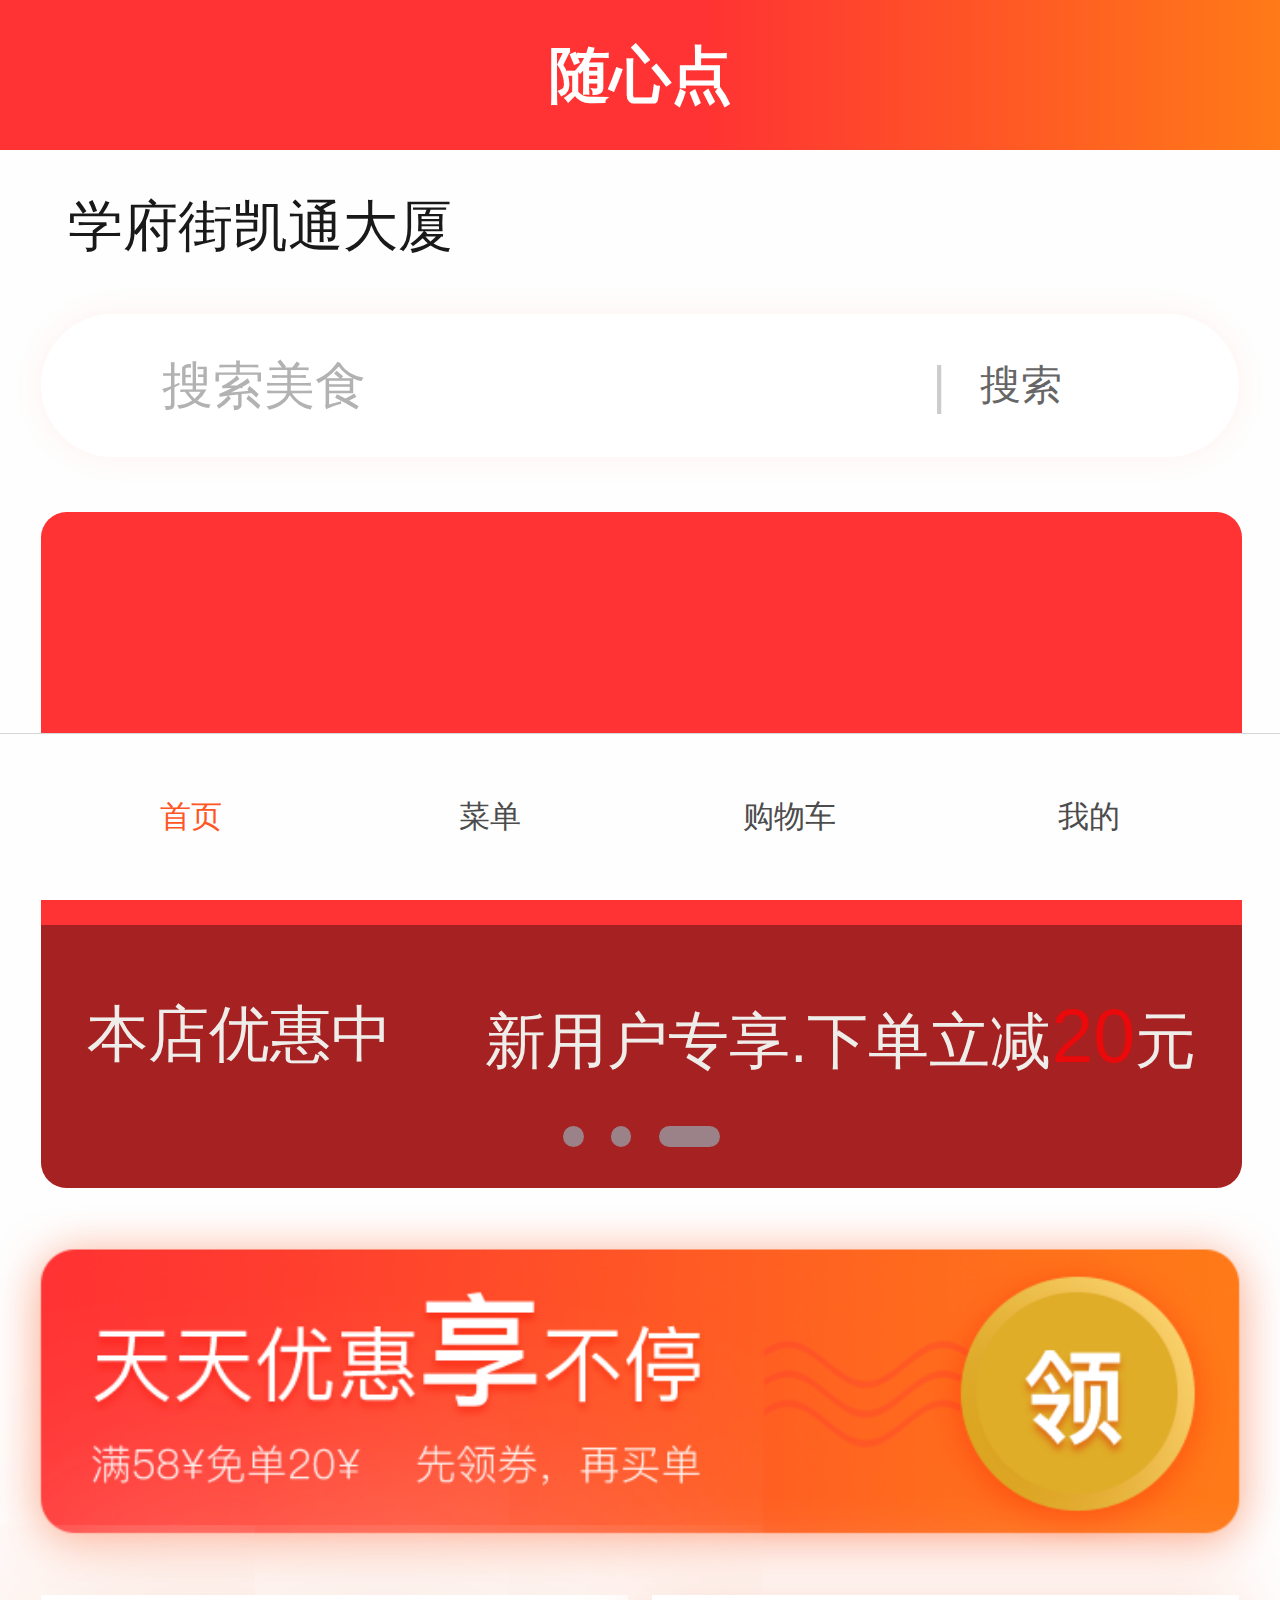
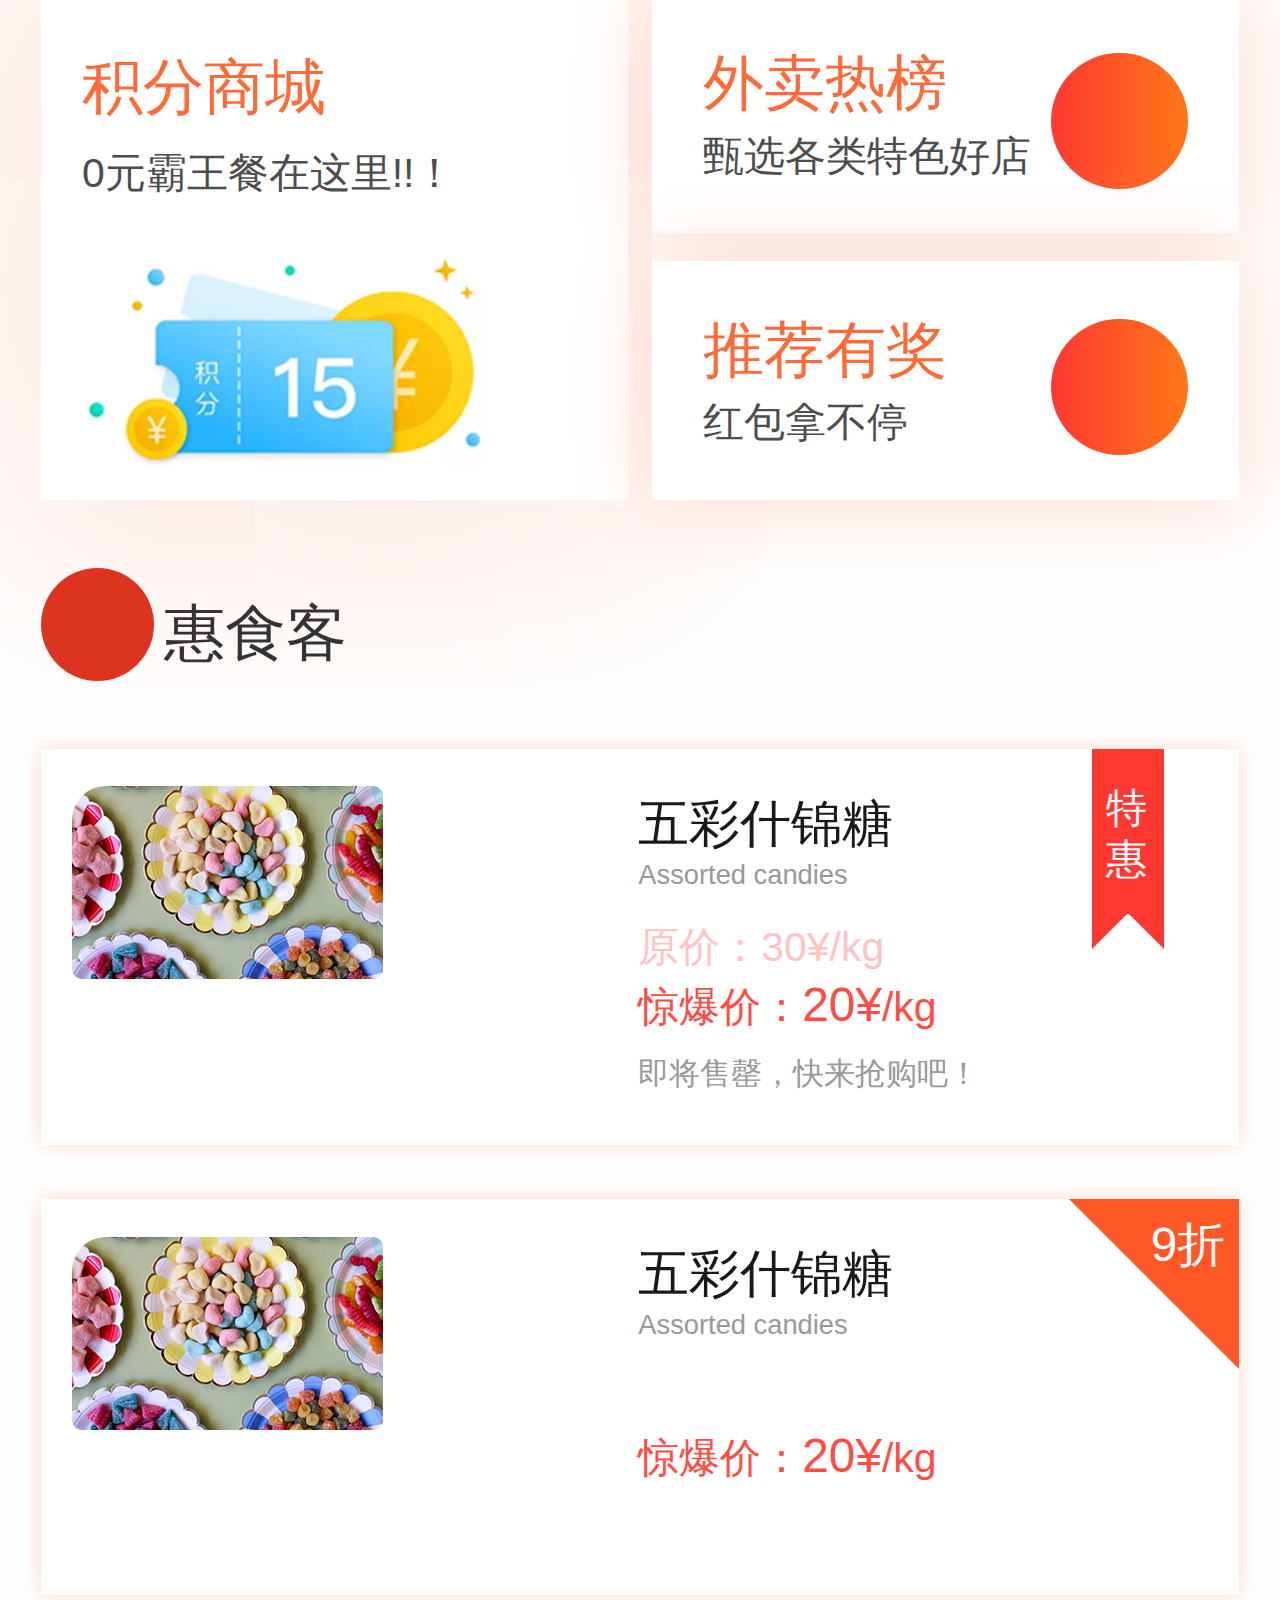
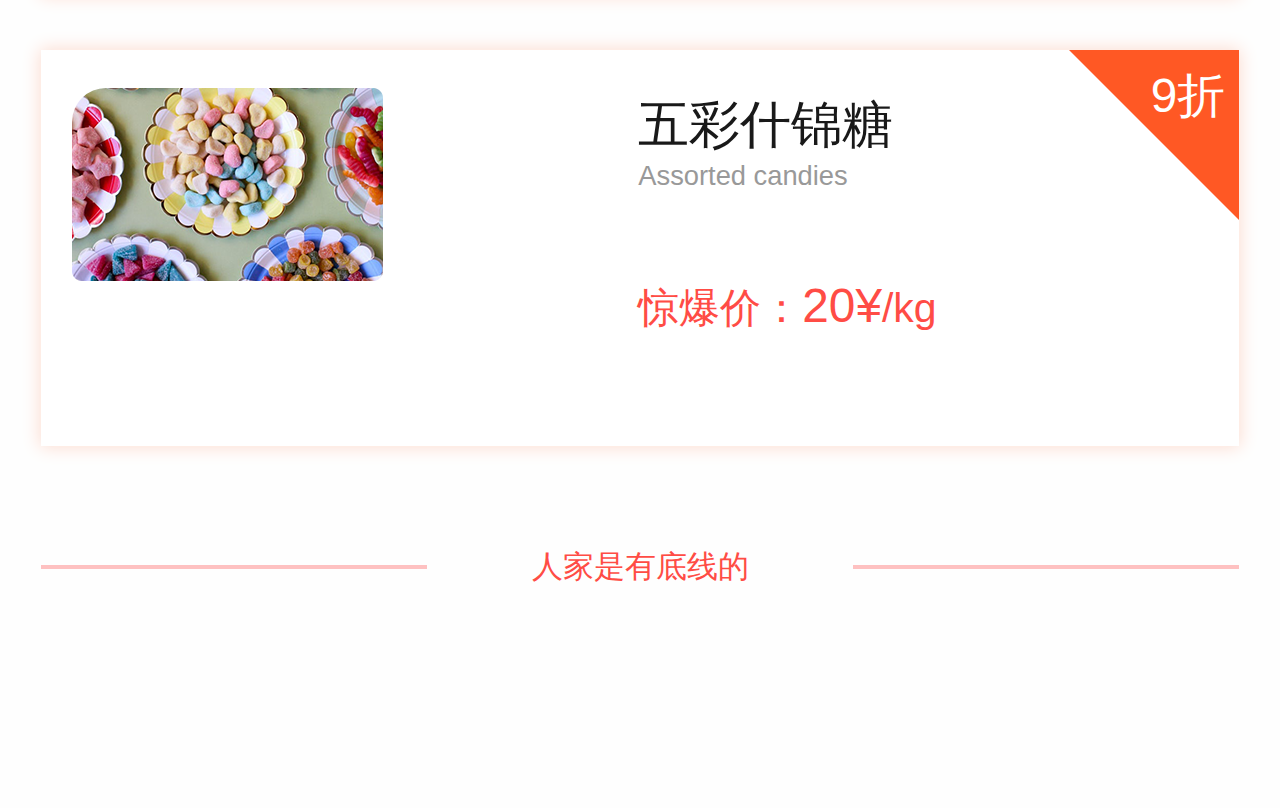
<file: index.html>
<!DOCTYPE html>
<html lang="en" rem="750" >
<head>
    <meta charset="UTF-8">
    <meta name="viewport" content="width=device-width,user-scalable=no,initial-scale=1.0,maximum-scale=1.0,minimum-scale=1.0">
    <meta http-equiv="X-UA-Compatible" content="ie=edge">
    <title>Document</title>
    <link rel="stylesheet" href="css/rem.css">
    <link rel="stylesheet" href="css/index.css">
    <link rel="stylesheet" href="https://at.alicdn.com/t/font_1203205_6r5r81rntlr.css">
</head>
<body>

    <!-- 定位dizhi -->
    <div class="dizhis">
        <i class="iconfont icon-dizhi i1"></i>
        <span>学府街凯通大厦</span>
        <i class="iconfont icon-iconfontjiantou2 i2"></i>
    </div>
    <!-- 搜索 -->
    <div class="sousu">
        <div class="kuang">
            <i class="iconfont icon-sousuo i1"></i>
            <input type="text" placeholder="搜索美食" onfocus="this.placeholder=''">
            <i class="iconfont icon-delete i2"></i>
            <span class="shu">|</span>
            <span class="text">搜索</span>
        </div>
    </div>
    <!-- 主图 -->
    <div class="zhutu">
        <div class="tu">
            <img src="img/zhutu1.jpg" alt="">
            <div class="di"></div>
            <div class="dian">
                <div class="d1"></div>
                <div class="d2"></div>
                <div class="d3"></div>
            </div>
            <div class="text">
                <span class="t1">本店优惠中</span>
                <div class="t2">新用户专享<span>.</span>下单立减<span class="t22">20</span>元</div>
            </div>
        </div>
    </div>
    <!-- 领 -->
    <div class="ling">
        <div class="cent">
            <!-- <div class="text">
                <p class="st">天天优惠<span>享</span>span>不停</p>
                <div class="dit">
                    <p class="dit1">满58¥免单20¥</p> 
                    <p class="dit1">先领券，再买单</p>
                </div>
                
            </div>
            <img src="img/ling1.png" alt="">
            <div class="an">
                <div class="an1"><span>领</span></div>
            </div> -->
            <img src="img/ling.png" alt="">
        </div>
    </div>
    <!-- 积分 -->
    <div class="jifen">
        <div class="left">
            <p class="t1">积分商城</p>
            <p class="t2">0元霸王餐在这里!!！</p>
            <img src="img/jifen1.png" alt="">
        </div>
        <div class="right">
            <div class="r1">
                <div class="text">
                    <p class="text1">外卖热榜</p>
                    <p class="text2">甄选各类特色好店</p>
                </div>
                <div class="tu">
                    <div class="tuc">
                        <i class="iconfont icon-lingdang i1"></i>
                    </div>
                </div>
            </div>
            <div class="r1">
                <div class="text">
                        <p class="text1">推荐有奖</p>
                        <p class="text2">红包拿不停</p>
                    </div>
                    <div class="tu">
                        <div class="tuc">
                            <i class="iconfont icon-qianbao i1"></i>
                        </div>
                </div>
            </div>
        </div>

    </div>

    <!-- 惠食客上 -->
    <div class="hss">
        <div class="biao">
            <i class="iconfont icon-youhuiquan i1"></i>
        </div>
        <p>惠食客</p>
    </div>
    <!-- 会时刻下 -->
    <div class="hsx">
        <div class="kuai kuai2">
            <div class="left">
                <img src="img/hs1.png" alt="">
            </div>
            <div class="right1">
                <p class="mingc">五彩什锦糖</p>
                <p class="ying">Assorted candies</p>
                <p class="yuan">原价：30¥/kg</p>
                <p class="jing">惊爆价：<span>20¥</span>/kg</p>
                <p class="ji">即将售罄，快来抢购吧！</p>
            </div>
            <div class="right2">
                <!-- <div class="s"></div>
                <div class="x"></div> -->
                <div class="biaoq"></div>
                <p>特惠</p>
            </div>
        </div>
        <div class="kuai kuai1">
            <div class="left">
                <img src="img/hs1.png" alt="">
            </div>
            <div class="right1">
                <p class="mingc">五彩什锦糖</p>
                <p class="ying">Assorted candies</p>
                <p class="yuan"></p>
                <p class="jing">惊爆价：<span>20¥</span>/kg</p>
                <p class="ji"></p>
            </div>
            <div class="right2">  </div>
            <p class="zhe">9折</p>
        </div>
        <div class="kuai kuai1">
            <div class="left">
                <img src="img/hs1.png" alt="">
            </div>
            <div class="right1">
                <p class="mingc">五彩什锦糖</p>
                <p class="ying">Assorted candies</p>
                <p class="yuan"></p>
                <p class="jing">惊爆价：<span>20¥</span>/kg</p>
                <p class="ji"></p>
            </div>
            <div class="right2">  </div>
            <p class="zhe">9折</p>
        </div>
    </div>

  <!-- 底线 -->
    <div class="dixian">
        <div class="cent">
            <span class="tiao"></span>
            <span class="text">人家是有底线的</span>
            <span class="tiao"></span>
        </div>
    </div>

    <div class="zuoyong" style="height:1.0rem;width:1.5rem;"></div>

    <!-- di -->
    <div class="footer">
        <div class="box">
            <a href="">
                <i class="iconfont icon-xiazai45" style="color:#ff5626"></i>
                <span class="text" style="color:#ff5626">首页</span>
            </a>

        </div>
        <div class="box">
            <a href="caidan.html">
                    <i class="iconfont icon-caidan1"></i>
                    <span class="text">菜单</span>
            </a>
        </div>
        <div class="box">
            <a href="gouwuc.html">
                    <i class="iconfont icon-gouwuche"></i>
                    <span class="text">购物车</span>
            </a>
        </div>
        <div class="box">
            <a href="user.html">
                    <i class="iconfont icon-gerenzhongxin"></i>
                    <span class="text">我的</span>
            </a>
        </div>
    </div>

    <!-- 头部 -->
    <div class="header">
        随心点
    </div>
</body>
</html>
</file>
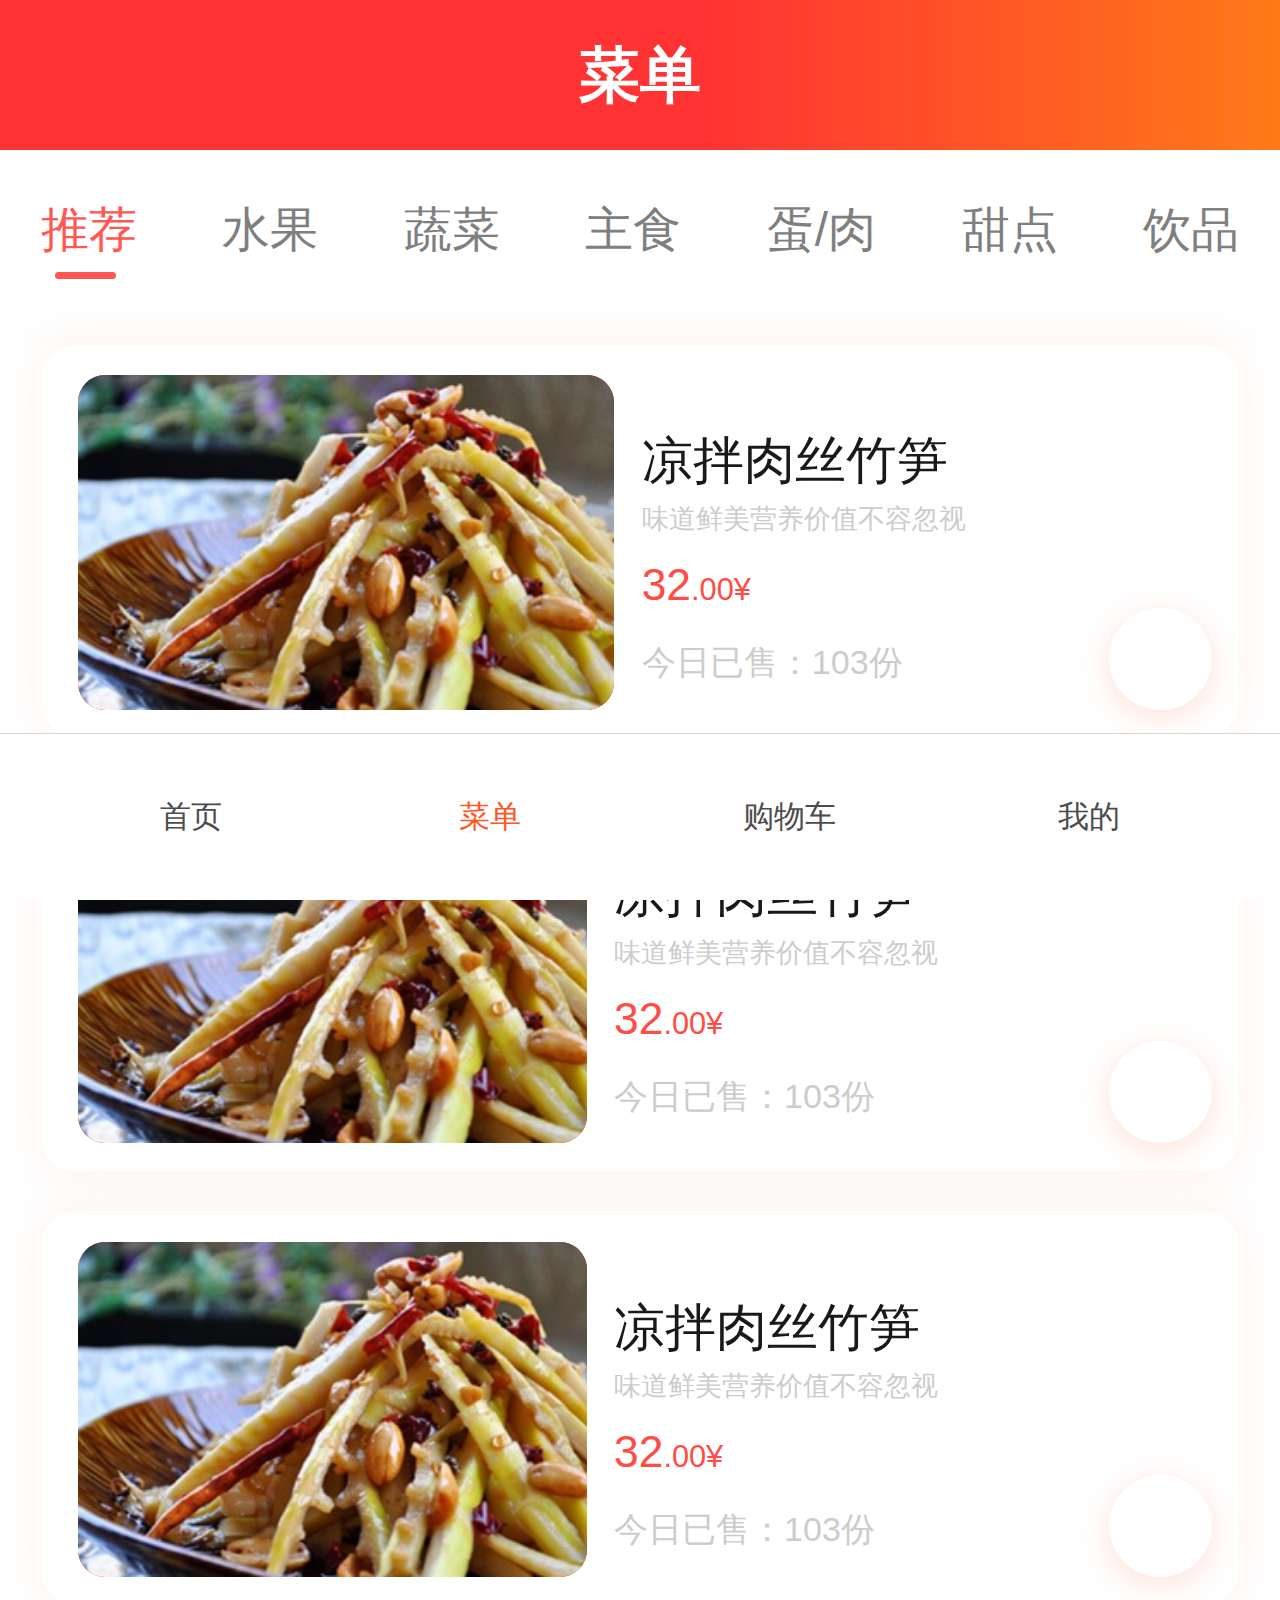
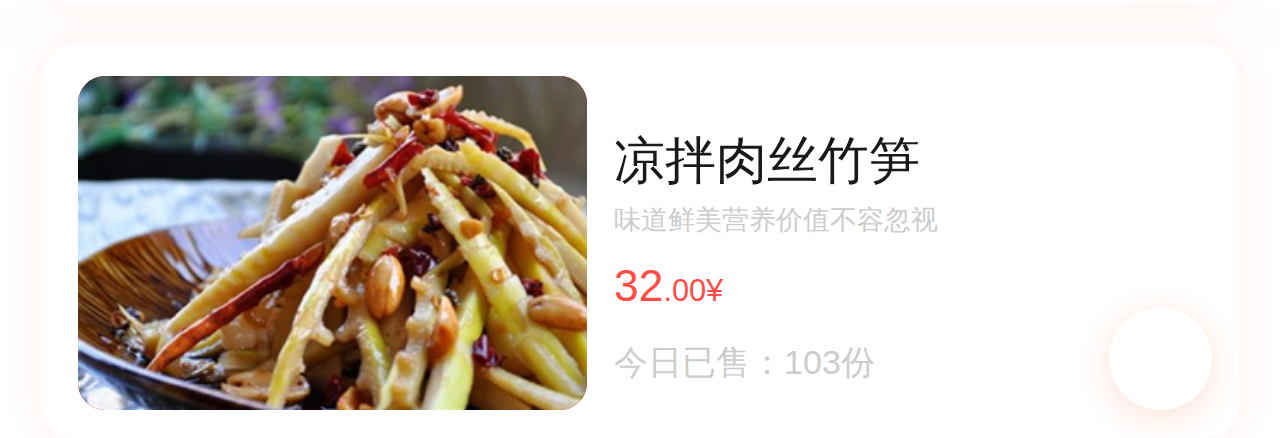
<file: caidan.html>
<!DOCTYPE html>
<html lang="en" rem="750">
<head>
    <meta charset="UTF-8">
    <meta name="viewport" content="width=device-width,user-scalable=no,initial-scale=1.0,maximum-scale=1.0,minimum-scale=1.0">
    <meta http-equiv="X-UA-Compatible" content="ie=edge">
    <title>Document</title>
    <link rel="stylesheet" href="css/rem.css">
    <link rel="stylesheet" href="css/caidan.css">
    <link rel="stylesheet" href="https://at.alicdn.com/t/font_1203205_6r5r81rntlr.css">
</head>
<body>
    
<!-- 导航 -->
    <div class="daoh">
        <p class="wai w1"><a href="">推荐</a> <span class="tiao"></span></p>
        <p class="wai"><a href="">水果</a> <span class="tiao"></span></p>
        <p class="wai"><a href="">蔬菜</a> <span class="tiao"></span></p>
        <p class="wai"><a href="">主食</a> <span class="tiao"></span></p>
        <p class="wai"><a href="">蛋/肉</a> <span class="tiao"></span></p>
        <p class="wai"><a href="">甜点</a> <span class="tiao"></span></p>
        <p class="wai"><a href="">饮品</a> <span class="tiao"></span></p>
    </div>
<!-- 菜单1 -->
    <div class="kuai">
        <div class="li">
            <a href="xiangq.html">
                <div class="left">
                    <img src="img/caid1.png" alt="">
                </div>
            </a>
            <div class="right">
                <p class="name">凉拌肉丝竹笋</p>
                <p class="jies">味道鲜美营养价值不容忽视</p>
                <p class="price"><span>32</span>.00¥ </p>
                <p class="shou">今日已售：103份</p>
            </div>
           <a href="caidanj.html">
                <div class="tubiao">
                        <i class="iconfont icon-gouwucheman"></i> 
                </div>
            </a>
        </div>
    </div>

<!-- 菜单复制 -->
    <div class="kuai">
        <div class="li">
            <div class="left">
                <img src="img/caid1.png" alt="">
            </div>
            <div class="right">
                <p class="name">凉拌肉丝竹笋</p>
                <p class="jies">味道鲜美营养价值不容忽视</p>
                <p class="price"><span>32</span>.00¥ </p>
                <p class="shou">今日已售：103份</p>
            </div>
            <div class="tubiao">
                    <i class="iconfont icon-gouwucheman"></i>
            </div>
        </div>
    </div>


    <div class="kuai">
        <div class="li">
            <div class="left">
                <img src="img/caid1.png" alt="">
            </div>
            <div class="right">
                <p class="name">凉拌肉丝竹笋</p>
                <p class="jies">味道鲜美营养价值不容忽视</p>
                <p class="price"><span>32</span>.00¥ </p>
                <p class="shou">今日已售：103份</p>
            </div>
            <div class="tubiao">
                    <i class="iconfont icon-gouwucheman"></i>
            
            </div>
        </div>
    </div>




    <div class="kuai">
        <div class="li">
            <div class="left">
                <img src="img/caid1.png" alt="">
            </div>
            <div class="right">
                <p class="name">凉拌肉丝竹笋</p>
                <p class="jies">味道鲜美营养价值不容忽视</p>
                <p class="price"><span>32</span>.00¥ </p>
                <p class="shou">今日已售：103份</p>
            </div>
            <div class="tubiao">
               <i class="iconfont icon-gouwucheman"></i>
            </div>
        </div>
    </div>
<!-- tab -->
    <div class="footer">
        <div class="box">
            <a href="index.html">
                <i class="iconfont icon-xiazai45"></i>
                <span class="text">首页</span>
            </a>

        </div>
        <div class="box">
            <a href="">
                <i class="iconfont icon-caidan1" style="color:#ff5626"></i>
                <span class="text" style="color:#ff5626">菜单</span>
            </a>
        </div>
        <div class="box">
            <a href="gouwuck.html">
                    <i class="iconfont icon-gouwuche"></i>
                    <span class="text">购物车</span>
            </a>
        </div>
        <div class="box">
            <a href="user.html">
                    <i class="iconfont icon-gerenzhongxin"></i>
                    <span class="text">我的</span>
            </a>
        </div>
    </div>
<!-- 头部 -->
    <div class="header">
        菜单
    </div>
</body>
</html>
</file>
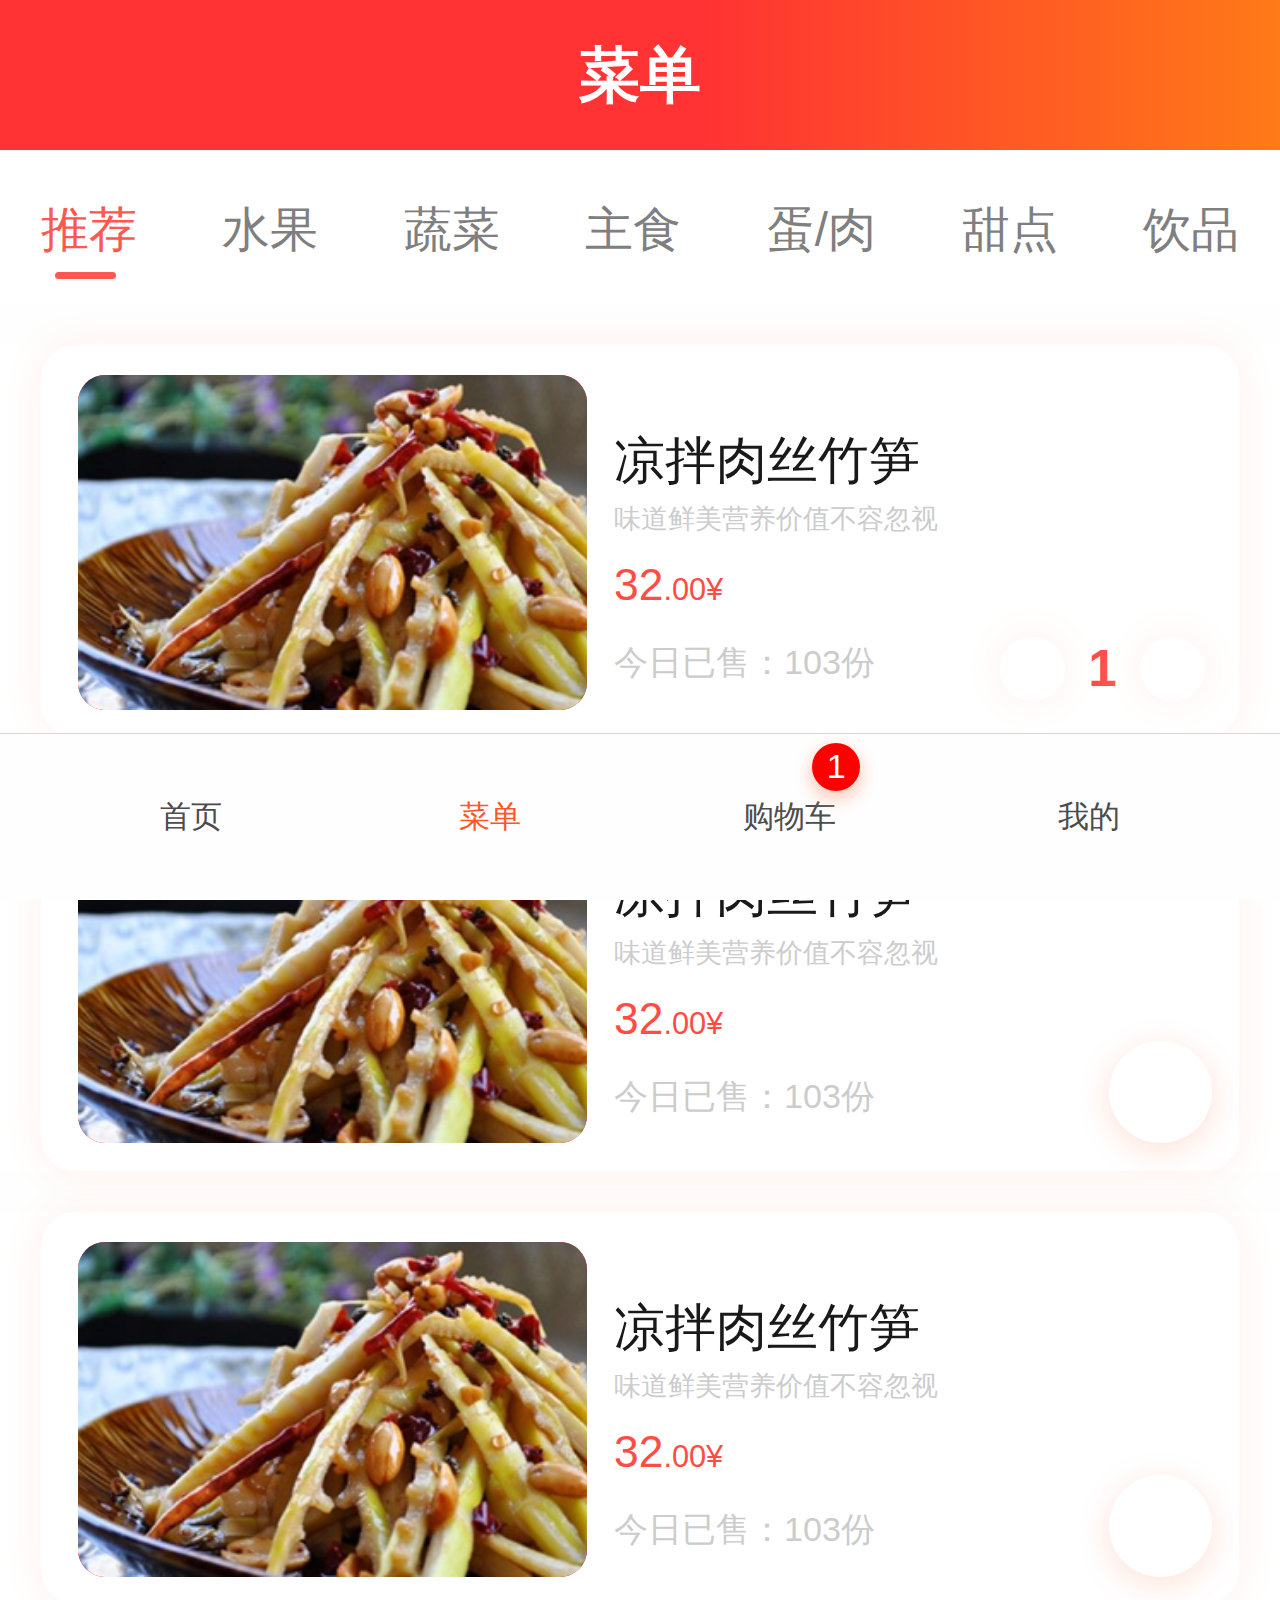
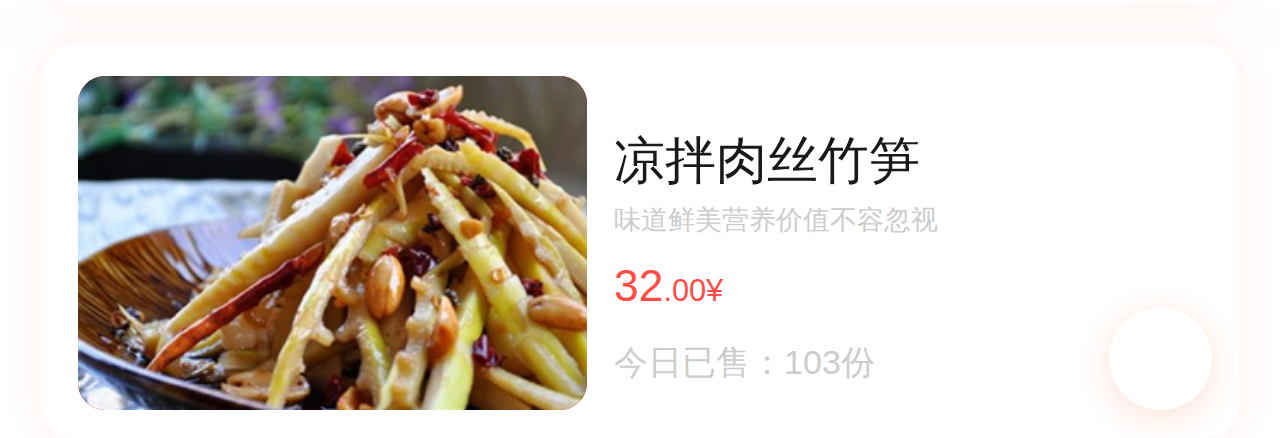
<file: caidanj.html>
<!DOCTYPE html>
<html lang="en" rem="750">
<head>
    <meta charset="UTF-8">
    <meta name="viewport" content="width=device-width,user-scalable=no,initial-scale=1.0,maximum-scale=1.0,minimum-scale=1.0">
    <meta http-equiv="X-UA-Compatible" content="ie=edge">
    <title>Document</title>
    <link rel="stylesheet" href="css/rem.css">
    <link rel="stylesheet" href="css/caidanj.css">
    <link rel="stylesheet" href="https://at.alicdn.com/t/font_1203205_9p96a2z6ivd.css">
</head>
<body>
    
<!-- 导航 -->
    <div class="daoh">
        <p class="wai w1"><a href="">推荐</a> <span class="tiao"></span></p>
        <p class="wai"><a href="">水果</a> <span class="tiao"></span></p>
        <p class="wai"><a href="">蔬菜</a> <span class="tiao"></span></p>
        <p class="wai"><a href="">主食</a> <span class="tiao"></span></p>
        <p class="wai"><a href="">蛋/肉</a> <span class="tiao"></span></p>
        <p class="wai"><a href="">甜点</a> <span class="tiao"></span></p>
        <p class="wai"><a href="">饮品</a> <span class="tiao"></span></p>
    </div>
<!-- 菜单1 -->
    <div class="kuai">
        <div class="li">
            <div class="left">
                <a href="xiangq.html">
                    <img src="img/caid1.png" alt="">
                </a>          
            </div>
            <div class="right">
                <p class="name">凉拌肉丝竹笋</p>
                <p class="jies">味道鲜美营养价值不容忽视</p>
                <p class="price"><span>32</span>.00¥ </p>
                <p class="shou">今日已售：103份</p>
            </div>
            <div class="jiaj">
                <div class="box"><i class="iconfont icon-jian"></i></div>
                <span>1</span>
                <div class="box box2"><i class="iconfont icon-jia"></i></div>
            </div>
            <!-- <div class="tubiao">
               <i class="iconfont icon-gouwucheman"></i>
            </div>  -->
        </div>
    </div>

<!-- 菜单复制 -->
    <div class="kuai">
        <div class="li">
            <div class="left">
                <img src="img/caid1.png" alt="">
            </div>
            <div class="right">
                <p class="name">凉拌肉丝竹笋</p>
                <p class="jies">味道鲜美营养价值不容忽视</p>
                <p class="price"><span>32</span>.00¥ </p>
                <p class="shou">今日已售：103份</p>
            </div>
            <div class="tubiao">
               <i class="iconfont icon-gouwucheman"></i>
            </div>
        </div>
    </div>


    <div class="kuai">
        <div class="li">
            <div class="left">
                <img src="img/caid1.png" alt="">
            </div>
            <div class="right">
                <p class="name">凉拌肉丝竹笋</p>
                <p class="jies">味道鲜美营养价值不容忽视</p>
                <p class="price"><span>32</span>.00¥ </p>
                <p class="shou">今日已售：103份</p>
            </div>
            <div class="tubiao">
               <i class="iconfont icon-gouwucheman"></i>
            </div>
        </div>
    </div>




    <div class="kuai">
        <div class="li">
            <div class="left">
                <img src="img/caid1.png" alt="">
            </div>
            <div class="right">
                <p class="name">凉拌肉丝竹笋</p>
                <p class="jies">味道鲜美营养价值不容忽视</p>
                <p class="price"><span>32</span>.00¥ </p>
                <p class="shou">今日已售：103份</p>
            </div>
            <div class="tubiao">
               <i class="iconfont icon-gouwucheman"></i>
            </div>
        </div>
    </div>
<!-- tab -->
    <div class="footer">
        <div class="box">
            <a href="index.html">
                <i class="iconfont icon-xiazai45"></i>
                <span class="text">首页</span>
            </a>

        </div>
        <div class="box box1">
            <a href="">
                <i class="iconfont icon-caidan1" style="color:#ff5626"></i>
                <span class="text" style="color:#ff5626">菜单</span>
                <div class="biao">
                    1
                </div>
            </a>
        </div>
        <div class="box">
            <a href="gouwuc.html">
                    <i class="iconfont icon-gouwuche"></i>
                    <span class="text">购物车</span>
            </a>
        </div>
        <div class="box">
            <a href="user.html">
                    <i class="iconfont icon-gerenzhongxin"></i>
                    <span class="text">我的</span>
            </a>
        </div>
    </div>
<!-- 头部 -->
    <div class="header">
        菜单
    </div>
</body>
</html>
</file>
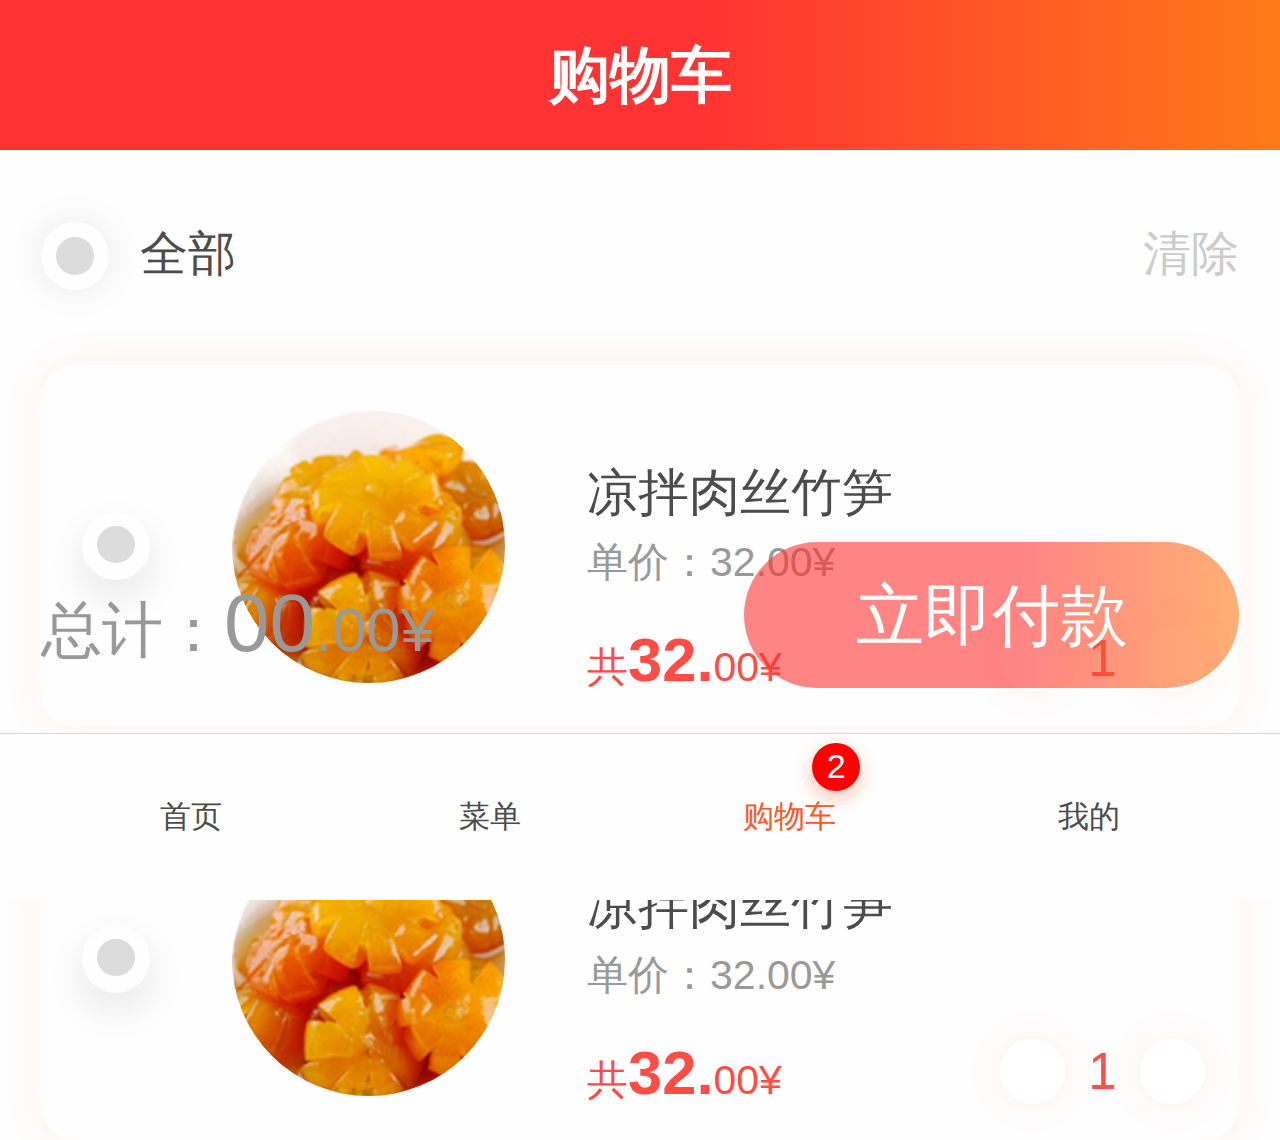
<file: gouwuc.html>
<!DOCTYPE html>
<html lang="en" rem="750">
<head>
    <meta charset="UTF-8">
    <meta name="viewport" content="width=device-width,user-scalable=no,initial-scale=1.0,maximum-scale=1.0,minimum-scale=1.0">
    <meta http-equiv="X-UA-Compatible" content="ie=edge">
    <title>Document</title>
    <link rel="stylesheet" href="css/rem.css">
    <link rel="stylesheet" href="css/gouwuc.css">
    <link rel="stylesheet" href="https://at.alicdn.com/t/font_1203205_9p96a2z6ivd.css">
</head>
<body>
    
<!-- 头部 选择 -->
    <div class="xuanz">
        <div class="left">
           <a href="gouwucx.html">
               <div class="yuan">
                    <div class="box"></div>
                </div>
                <span>全部</span> 
            </a> 
        </div>
        <a href="gouwuck.html">
            <div class="right">
                <i class="iconfont icon-dustbin_icon"></i>
                <a href=""><span>清除</span></a>
            </div>
        </a> 
    </div>
<!-- 块 -->
    <div class="gk">
        <div class="cent">
            <div class="left">
                    <div class="yuan">
                            <div class="box"></div>
                    </div>
                    <div class="tu">
                        <img src="img/gouwuc1.png" alt="" style="width:1.7rem;height:1.7rem;">
                    </div>
                    <div class="text">
                        <p class="name">凉拌肉丝竹笋</p>
                        <p class="price">单价：32.00¥</p>
                        <p class="p2">共<span>32.</span>00¥ </p>
                    </div>
            </div>
            <div class="right">
                <div class="box"><i class="iconfont icon-jian"></i></div>
                <span>1</span>
                <div class="box box2"><i class="iconfont icon-jia"></i></div>
            </div>

        </div>
    </div>

    <!-- 块复制 -->
    <div class="gk">
            <div class="cent" style="margin-top:0.3rem;">
                <div class="left">
                        <div class="yuan">
                                <div class="box"></div>
                        </div>
                        <div class="tu">
                            <img src="img/gouwuc1.png" alt="" style="width:1.7rem;height:1.7rem;">
                        </div>
                        <div class="text">
                            <p class="name">凉拌肉丝竹笋</p>
                            <p class="price">单价：32.00¥</p>
                            <p class="p2">共<span>32.</span>00¥ </p>
                        </div>
                </div>
                <div class="right">
                    <div class="box"><i class="iconfont icon-jian"></i></div>
                    <span>1</span>
                    <div class="box box2"><i class="iconfont icon-jia"></i></div>
                </div>    
            </div>
        </div>

    <!-- 总计 -->
    <div class="zongji">
        <div class="center">
            <div class="left">
                <p class="zong">总计：<span>00</span>.00¥</p>
            </div>
            <div class="right">立即付款</div>
        </div>
    </div>
    <!-- tab -->
    <div class="footer">
        <div class="box">
            <a href="index.html">
                <i class="iconfont icon-xiazai45"></i>
                <span class="text">首页</span>
            </a>

        </div>
        <div class="box box2">
            <a href="caidan.html">
                    <i class="iconfont icon-caidan1 i1"></i>
                    <span class="text" >菜单</span>
            </a>
        </div>
        <div class="box box1">
            <a href="">
                    <i class="iconfont icon-gouwuche" style="color:#ff5626;"></i>
                    <span class="text" style="color:#ff5626;">购物车</span>
                    <div class="biao">
                        2
                    </div>
            </a>
        </div>
        <div class="box">
            <a href="user.html">
                    <i class="iconfont icon-gerenzhongxin"></i>
                    <span class="text">我的</span>
            </a>
        </div>
    </div>
<!-- 头部 -->
    <div class="header">
        购物车
    </div>
</body>
</html>
</file>
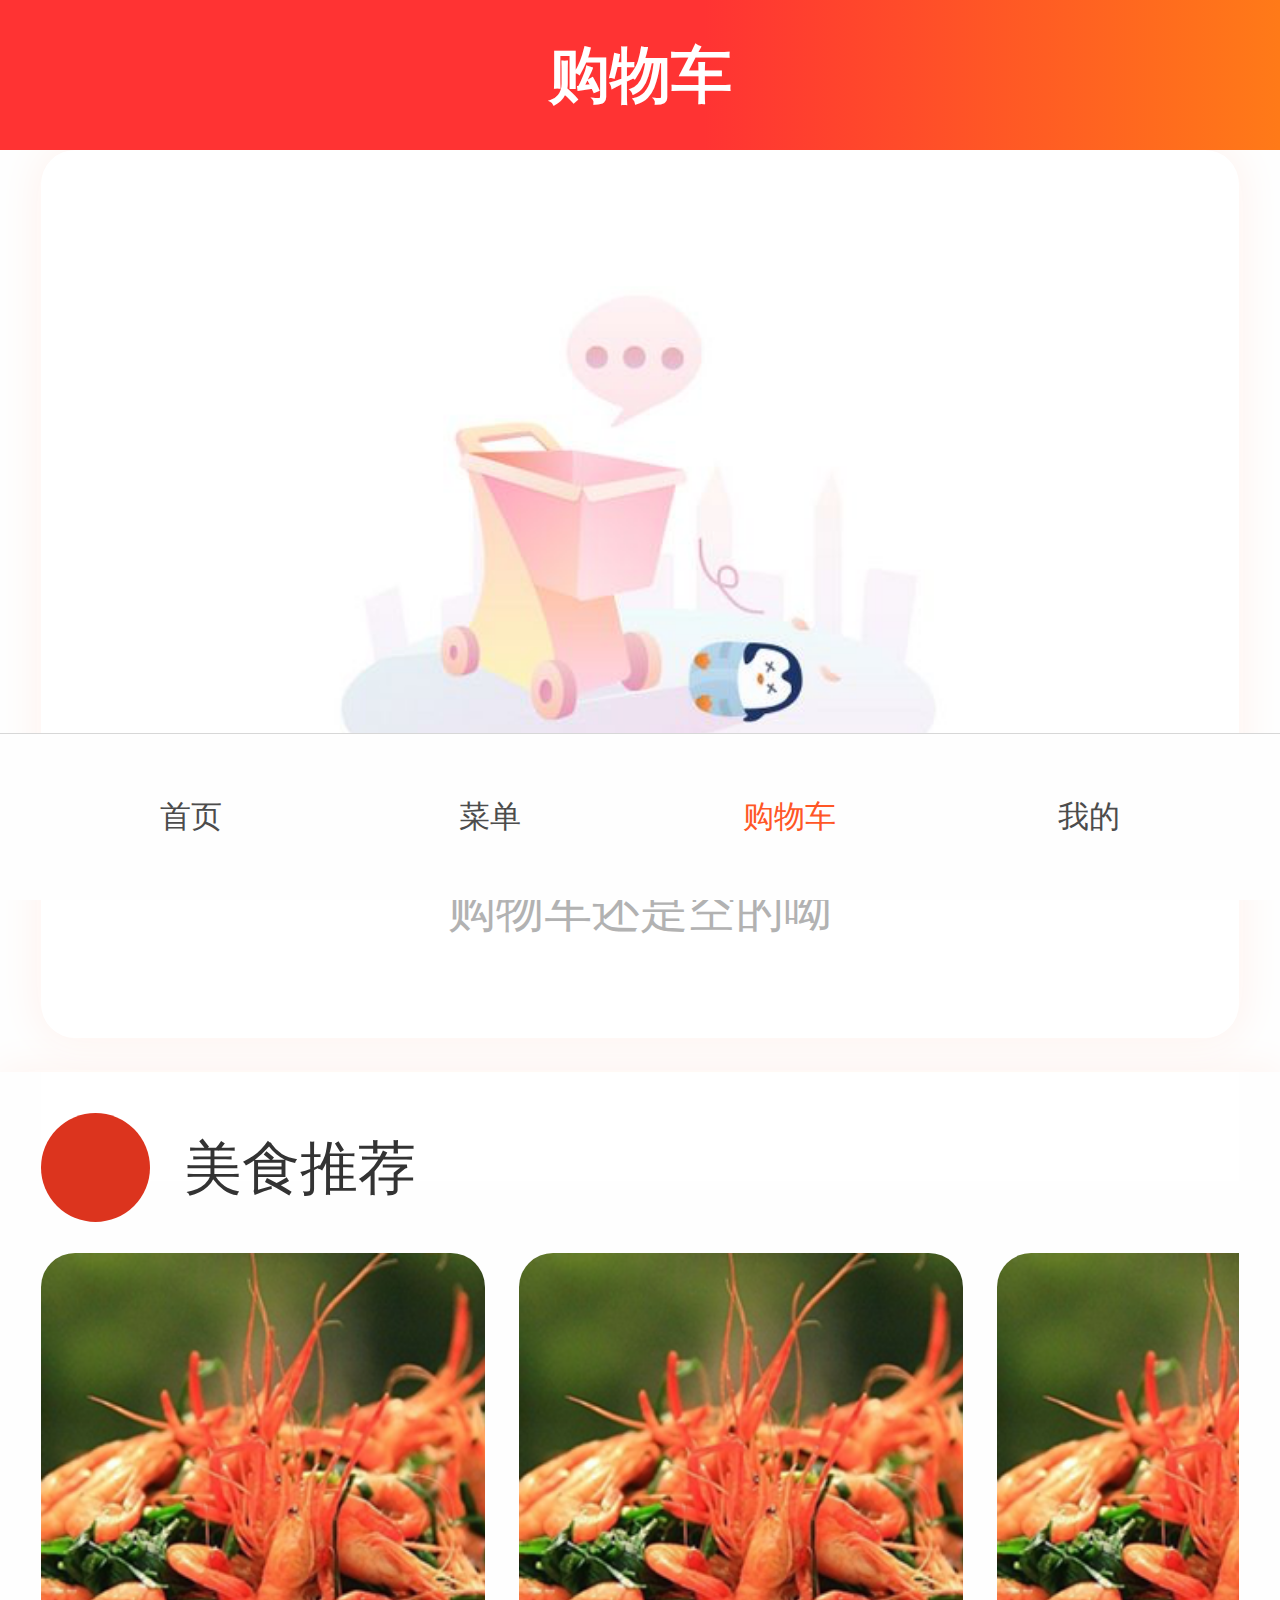
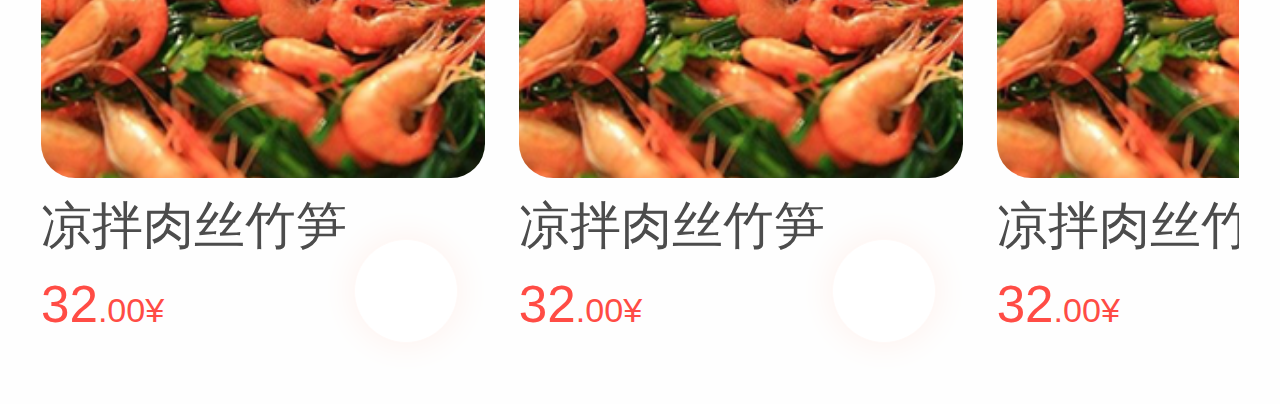
<file: gouwuck.html>
<!DOCTYPE html>
<html lang="en" rem="750">
<head>
    <meta charset="UTF-8">
    <meta name="viewport" content="width=device-width,user-scalable=no,initial-scale=1.0,maximum-scale=1.0,minimum-scale=1.0">
    <meta http-equiv="X-UA-Compatible" content="ie=edge">
    <title>Document</title>
    <link rel="stylesheet" href="css/rem.css">
    <link rel="stylesheet" href="css/gouwuck.css">
    <link rel="stylesheet" href="https://at.alicdn.com/t/font_1203205_6r5r81rntlr.css">
</head>
<body>
    <!-- 上 -->
    <div class="kong">
        <div class="box">
            <img src="img/gouwuck.png" alt="">
            <p class="zi">购物车还是空的呦</p>
        </div>
    </div>

    <!-- 推荐 -->
    <div class="tuijian">
        <div class="top">
            <div class="b">
                <i class="iconfont icon-canju"></i>
            </div>
            <p>美食推荐</p>
        </div>
        <div class="kua">
            <div class="bottom">
                <div class="box">
                    <div class="tu">
                            <img src="img/gouwucktu.png" alt="" >
                    </div>  
                    <p class="ming">凉拌肉丝竹笋</p>
                    <p class="jia"><span>32</span>.00¥ </p>
                    <div class="biao">
                        <i class="iconfont icon-gouwucheman"></i>
                    </div>
                </div>
            
                <div class="box" style="margin-left:0.2rem;">
                    <div class="tu">
                            <img src="img/gouwucktu.png" alt="" >
                    </div>  
                    <p class="ming">凉拌肉丝竹笋</p>
                    <p class="jia"><span>32</span>.00¥ </p>
                    <div class="biao">
                        <i class="iconfont icon-gouwucheman"></i>
                    </div>
                </div>
            
                <div class="box" style="margin-left:0.2rem;">
                        <div class="tu">
                                <img src="img/gouwucktu.png" alt="" >
                        </div>  
                        <p class="ming">凉拌肉丝竹笋</p>
                        <p class="jia"><span>32</span>.00¥ </p>
                        <div class="biao">
                            <i class="iconfont icon-gouwucheman"></i>
                        </div>
                </div>
            
            </div>
        </div>
    </div>


        <!-- tab -->
        <div class="footer">
            <div class="box">
                <a href="index.html">
                    <i class="iconfont icon-xiazai45"></i>
                    <span class="text">首页</span>
                </a>
    
            </div>
            <div class="box box2">
                <a href="caidan.html">
                        <i class="iconfont icon-caidan1 i1"></i>
                        <span class="text" >菜单</span>
                </a>
            </div>
            <div class="box box1">
                <a href="">
                        <i class="iconfont icon-gouwuche" style="color:#ff5626;"></i>
                        <span class="text" style="color:#ff5626;">购物车</span>

                </a>
            </div>
            <div class="box">
                <a href="user.html">
                        <i class="iconfont icon-gerenzhongxin"></i>
                        <span class="text">我的</span>
                </a>
            </div>
        </div>
    <!-- 头部 -->
        <div class="header">
            购物车
        </div>

</body>
</html>
</file>
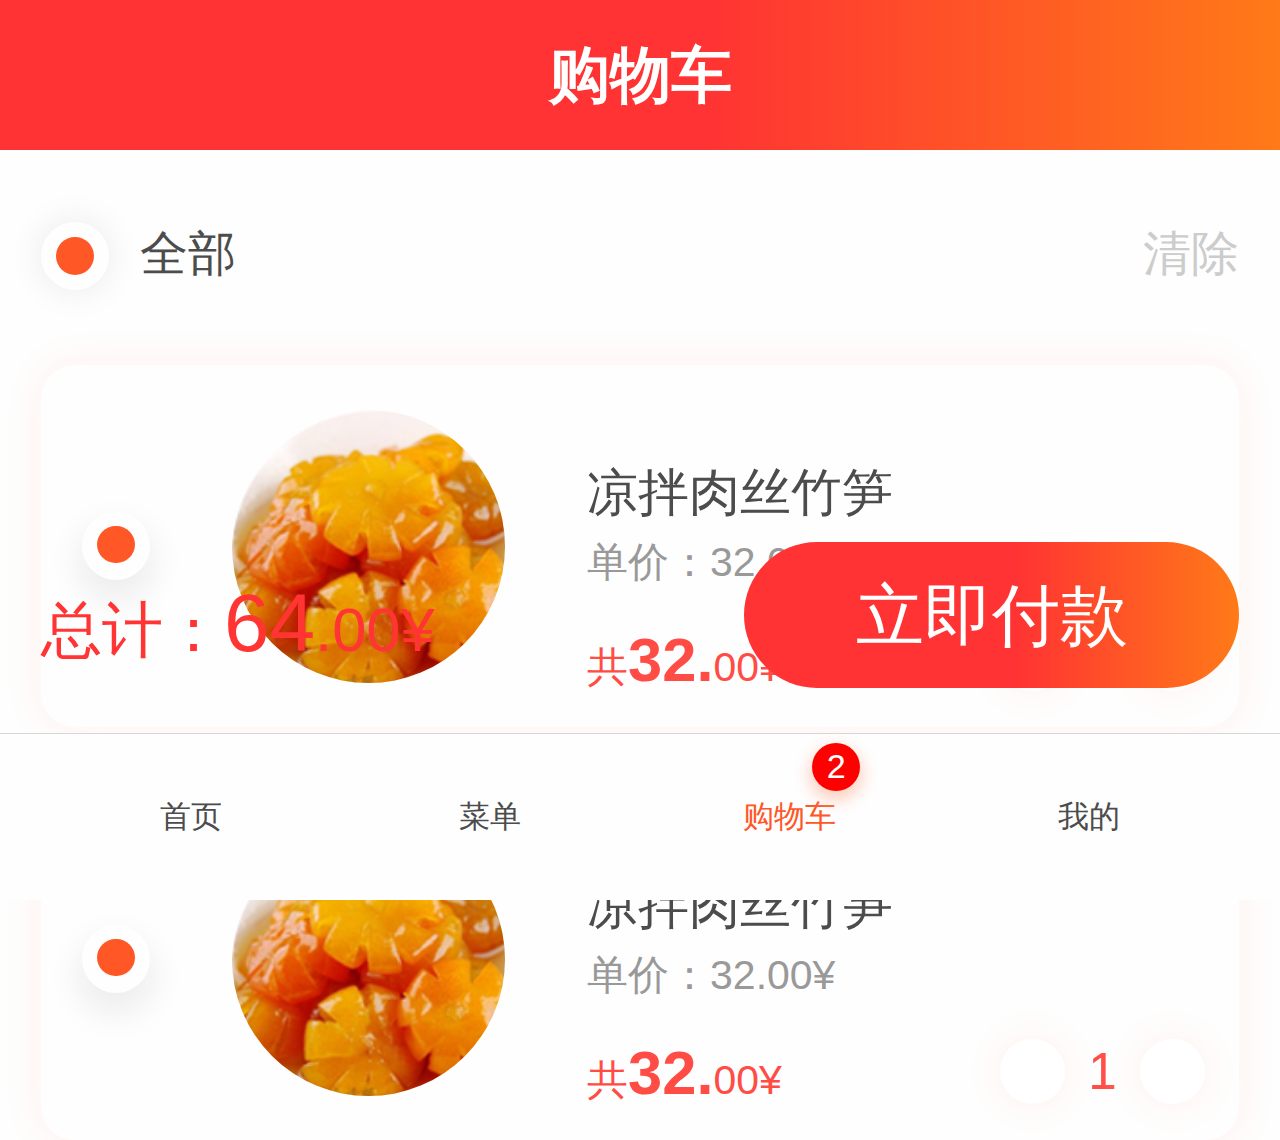
<file: gouwucx.html>
<!DOCTYPE html>
<html lang="en" rem="750">
<head>
    <meta charset="UTF-8">
    <meta name="viewport" content="width=device-width,user-scalable=no,initial-scale=1.0,maximum-scale=1.0,minimum-scale=1.0">
    <meta http-equiv="X-UA-Compatible" content="ie=edge">
    <title>Document</title>
    <link rel="stylesheet" href="css/rem.css">
    <link rel="stylesheet" href="css/gouwucx.css">
    <link rel="stylesheet" href="https://at.alicdn.com/t/font_1203205_9p96a2z6ivd.css">
</head>
<body>
    
<!-- 头部 选择 -->
    <div class="xuanz">
        <div class="left">
           <a href="">
               <div class="yuan">
                    <div class="box box1"></div>
                </div>
                <span>全部</span>
            </a> 
        </div>
        <a href="gouwuck.html">
            <div class="right">
                <i class="iconfont icon-dustbin_icon"></i>
                <a href=""><span>清除</span></a>
            </div>
        </a> 
    </div>
<!-- 块 -->
    <div class="gk">
        <div class="cent">
            <div class="left">
                    <div class="yuan">
                            <div class="box box1"></div>
                    </div>
                    <div class="tu">
                        <img src="img/gouwuc1.png" alt="" style="width:1.7rem;height:1.7rem;">
                    </div>
                    <div class="text">
                        <p class="name">凉拌肉丝竹笋</p>
                        <p class="price">单价：32.00¥</p>
                        <p class="p2">共<span>32.</span>00¥ </p>
                    </div>
            </div>
            <div class="right">
                <div class="box"><i class="iconfont icon-jian"></i></div>
                <span>1</span>
                <div class="box box2"><i class="iconfont icon-jia"></i></div>
            </div>

        </div>
    </div>

    <!-- 块复制 -->
    <div class="gk">
            <div class="cent" style="margin-top:0.3rem;">
                <div class="left">
                        <div class="yuan">
                                <div class="box box1"></div>
                        </div>
                        <div class="tu">
                            <img src="img/gouwuc1.png" alt="" style="width:1.7rem;height:1.7rem;">
                        </div>
                        <div class="text">
                            <p class="name">凉拌肉丝竹笋</p>
                            <p class="price">单价：32.00¥</p>
                            <p class="p2">共<span>32.</span>00¥ </p>
                        </div>
                </div>
                <div class="right">
                    <div class="box"><i class="iconfont icon-jian"></i></div>
                    <span>1</span>
                    <div class="box box2"><i class="iconfont icon-jia"></i></div>
                </div>    
            </div>
        </div>

    <!-- 总计 -->
    <div class="zongji">
        <div class="center">
            <div class="left">
                <p class="zong">总计：<span>64</span>.00¥</p>
            </div>
            <a href="tianx.html">
                <div class="right">立即付款</div>
            </a>   
        </div>
    </div>
    <!-- tab -->
    <div class="footer">
        <div class="box">
            <a href="index.html">
                <i class="iconfont icon-xiazai45"></i>
                <span class="text">首页</span>
            </a>

        </div>
        <div class="box box2">
            <a href="caidan.html">
                    <i class="iconfont icon-caidan1 i1"></i>
                    <span class="text" >菜单</span>
            </a>
        </div>
        <div class="box box1">
            <a href="">
                    <i class="iconfont icon-gouwuche" style="color:#ff5626;"></i>
                    <span class="text" style="color:#ff5626;">购物车</span>
                    <div class="biao">
                        2
                    </div>
            </a>
        </div>
        <div class="box">
            <a href="user.html">
                    <i class="iconfont icon-gerenzhongxin"></i>
                    <span class="text">我的</span>
            </a>
        </div>
    </div>
<!-- 头部 -->
    <div class="header">
        购物车
    </div>
</body>
</html>
</file>
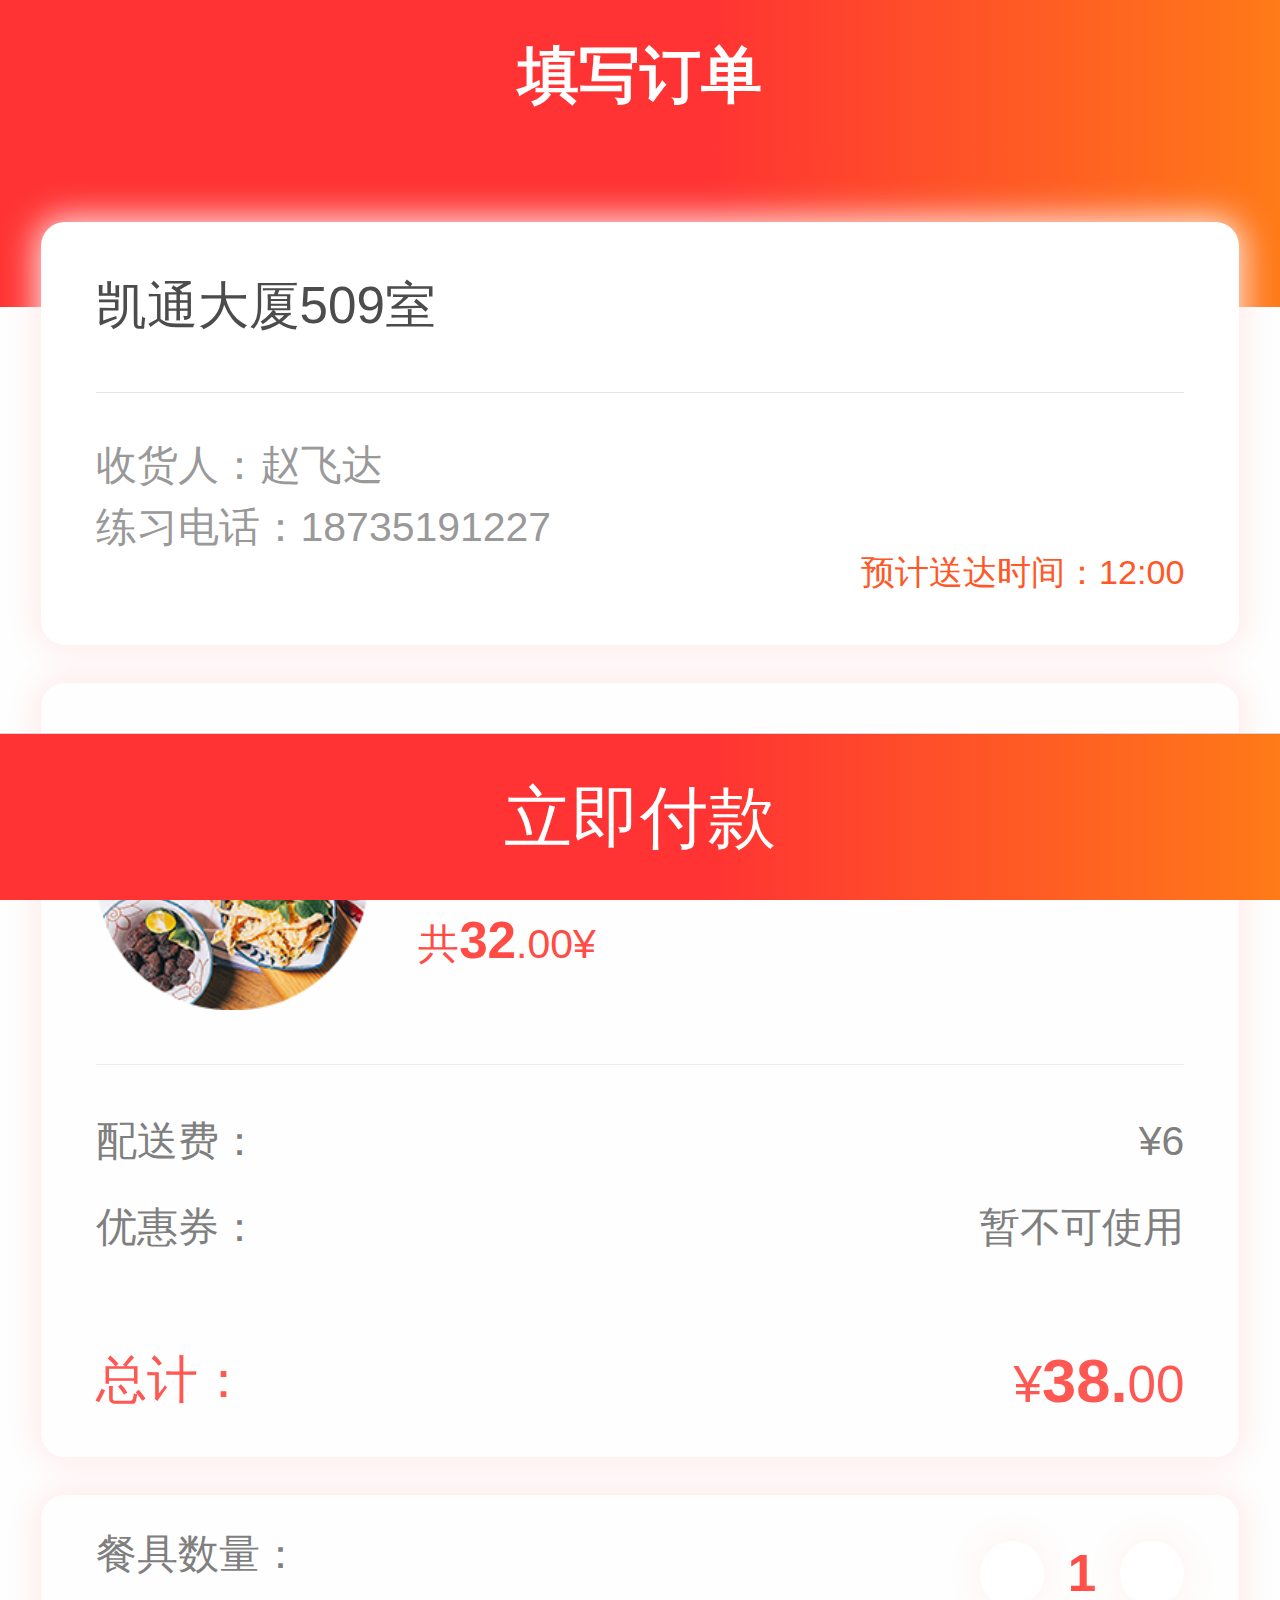
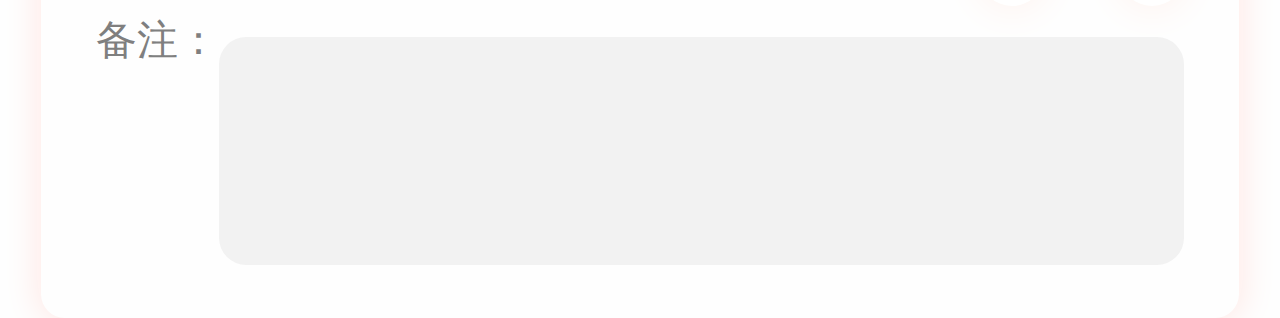
<file: tianx.html>
<!DOCTYPE html>
<html lang="en" rem="750">
<head>
    <meta charset="UTF-8">
    <meta name="viewport" content="width=device-width,user-scalable=no,initial-scale=1.0,maximum-scale=1.0,minimum-scale=1.0">
    <meta http-equiv="X-UA-Compatible" content="ie=edge">
    <title>Document</title>
    <link rel="stylesheet" href="css/rem.css">
    <link rel="stylesheet" href="css/tianx.css">
    <link rel="stylesheet" href="https://at.alicdn.com/t/font_1203205_9p96a2z6ivd.css">
</head>
<body>

    <!-- 头部颜色块 -->
    <div class="ys"></div>
    <!-- 地址块 -->
    <div class="dz">
        <div class="top">
            <p class="d">凯通大厦509室</p>
            <i class="iconfont icon-iconfontjiantou2"></i>
        </div>
        <div class="bottom">
            <div class="left">
                <p class="sh">收货人：赵飞达</p>
                <p class="dh">练习电话：18735191227</p>
            </div>
            <p class="shij">预计送达时间：12:00</p>
        </div>
    </div>
    <!-- 详情块 -->
    <div class="xqb">
        <div class="top">
                <div class="l">
                    <img src="img/wodedd.png" alt="">
                </div>
                <div class="r">
                    <p class="dr">凉拌肉丝竹笋</p>
                    <p class="shu">共<span>32</span>.00¥</p>
                </div>
                <div class="biao">
                    x1
                </div>
        </div>
        <div class="box1">
            <p class="l">配送费：</p>
            <p class="r">¥6</p>
        </div>
        <div class="box1" style="margin-top:0;">
            <p class="l">优惠券：</p>
            <p class="r">暂不可使用</p>
        </div>
        <div class="box2">
                <p class="l">总计：</p>
                <p class="r">¥<span>38.</span>00</p>
        </div>
    </div>
    <!-- 餐具快 -->
    <div class="canj">
        <div class="top">
            <p class="sh">餐具数量：</p>
            <div class="jiaj">
                <div class="box"><i class="iconfont icon-jian"></i></div>
                <span>1</span>
                <div class="box box2"><i class="iconfont icon-jia"></i></div>
            </div>
        </div>
        <div class="bottom">
                <p class="sh">备注：</p>
                <textarea name="" id="" cols="30" rows="10" class="bz"></textarea>
        </div>
    </div>

    <!-- 头部 -->
    <div class="header">
        <a href="xiangq.html"><i class="iconfont icon-iconfontjiantou1"></i></a> 
        填写订单 
    </div>

    <!-- di -->
    <a href="zhiff.html">
        <div class="footer">
            立即付款
        </div>
    </a>


</body>
</html>
</file>
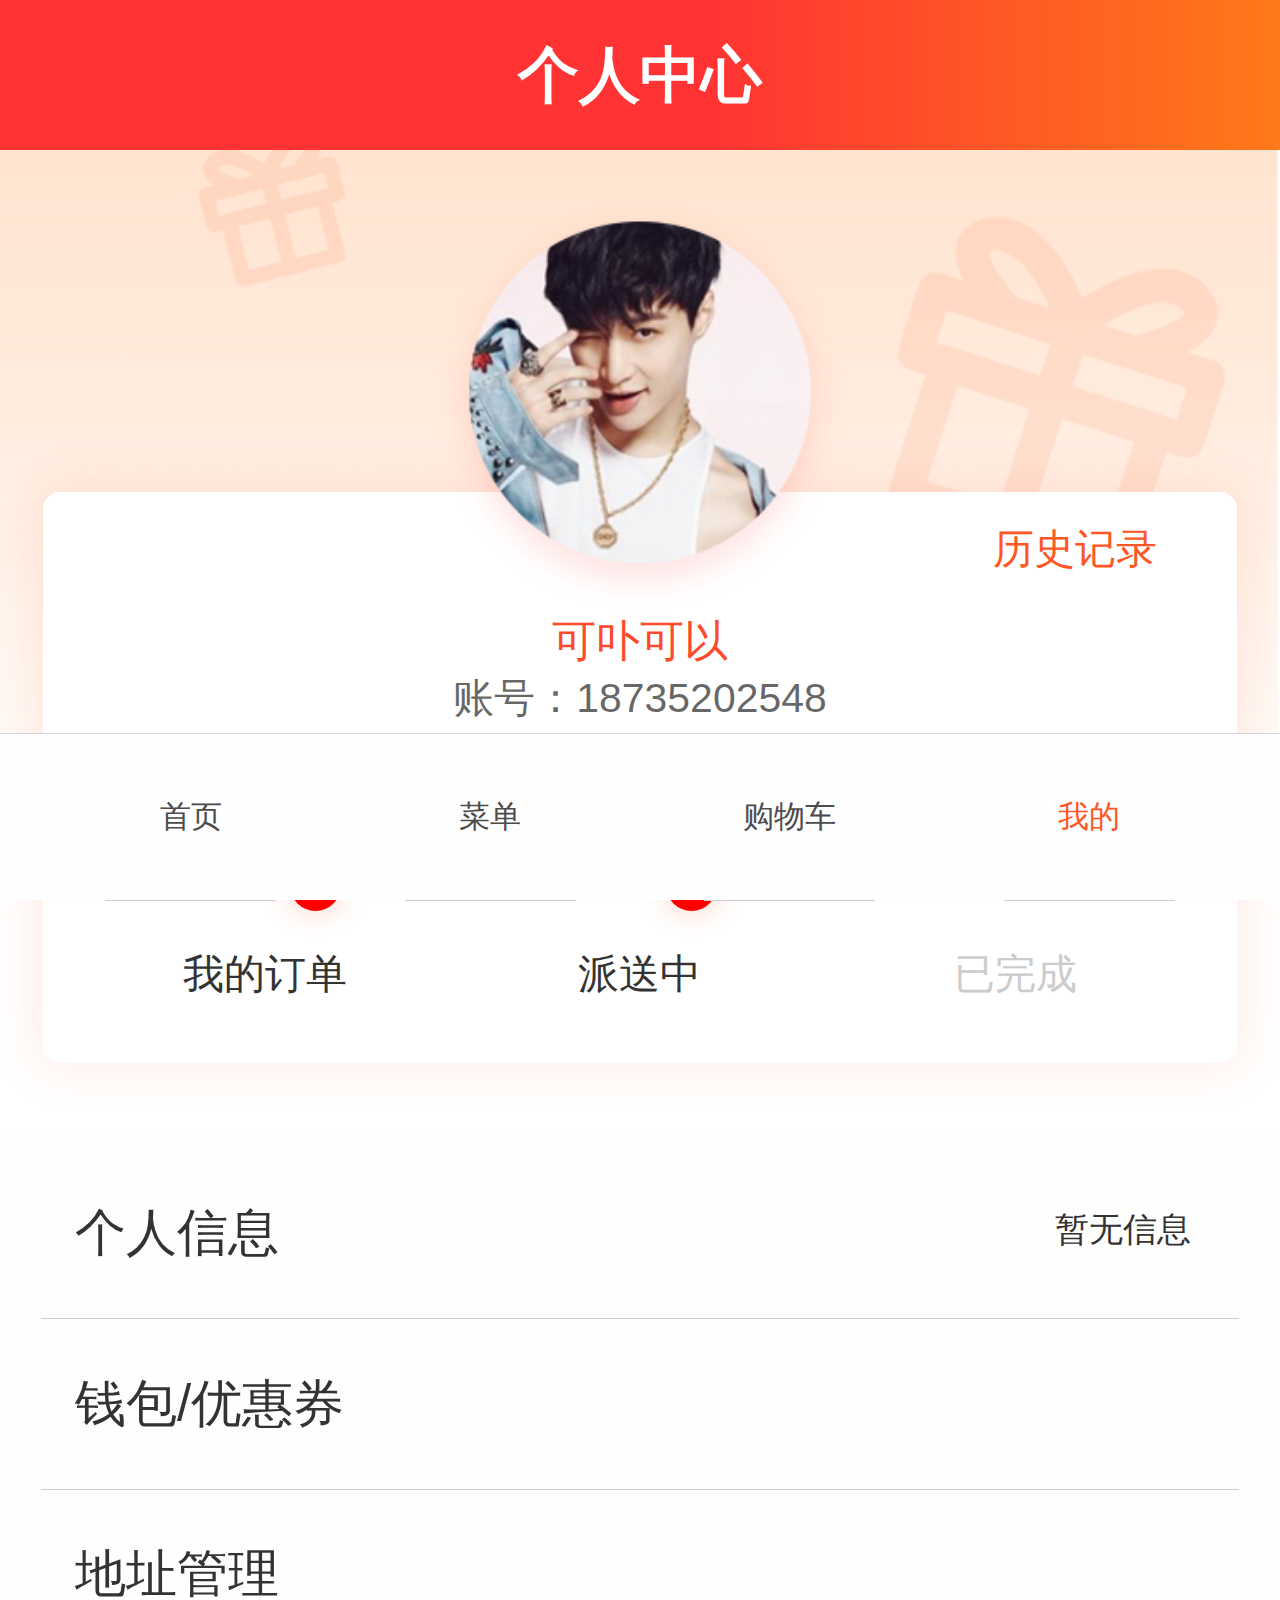
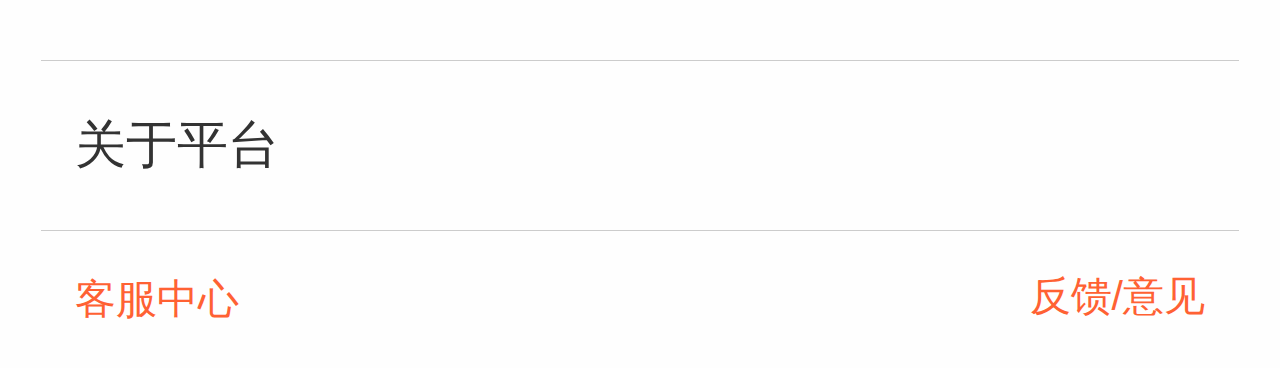
<file: user.html>
<!DOCTYPE html>
<html lang="en" rem="750">
<head>
    <meta charset="UTF-8">
    <meta name="viewport" content="width=device-width, user-scalable=no, initial-scale=1.0, maximum-scale=1.0, minimum-scale=1.0">
    <meta http-equiv="X-UA-Compatible" content="ie=edge">
    <title>个人中心</title>
    <link rel="stylesheet" href="css/user.css">
    <link rel="stylesheet" href="css/rem.css">
    <link rel="stylesheet" href="https://at.alicdn.com/t/font_1203205_6r5r81rntlr.css">
</head>
<body>
    <!-- 头像订单 -->
    <div class="touBox">
        <div class="self">
            <img src="img/tou.png" alt="">
            <p class="userName">可卟可以</p>
            <p class="zhanghao">账号：18735202548</p>
            <p class="lis">历史记录</p>

        </div>
        <div class="baidi">
            <div class="dingdan">
                <a href="wodedd.html" class="dd">
                    <i class="iconfont icon-dingdan"></i>
                    <p>我的订单</p>
                    <div class="yuan">2</div>
                </a>
                <a href="" class="dd">
                    <i class="iconfont icon-web-icon-"></i>
                    <p>派送中</p>
                    <div class="yuan">1</div>
                </a>
                <a href="" class="dd">
                    <i class="iconfont icon-yiwancheng" style="color:#ccc;"></i>
                    <p style="color:#ccc;">已完成</p>
                </a>
            </div>
        </div>
    </div>

<!-- 个人中心 -->
    <div class="box" style="margin-top:0.1rem;">
        <a href="">
            <p class="left">个人信息</p>
            <div class="right">
                <p class="textl">暂无信息</p>
                <i class="iconfont icon-iconfontjiantou2"></i>
            </div>
           
        </a>
    </div>

    <div class="box" >
            <a href="">
                <p class="left">钱包/优惠券</p>
                <div class="right">
                    <!-- <p class="textl">暂无信息</p> -->
                    <i class="iconfont icon-iconfontjiantou2"></i>
                </div>
               
            </a>
    </div>

    <div class="box" >
            <a href="wodedz.html">
                <p class="left">地址管理</p>
                <div class="right">
                    <!-- <p class="textl">暂无信息</p> -->
                    <i class="iconfont icon-iconfontjiantou2"></i>
                </div>
               
            </a>
    </div>

    <div class="box" >
            <a href="">
                <p class="left">关于平台</p>
                <div class="right">
                    <!-- <p class="textl">暂无信息</p> -->
                    <i class="iconfont icon-iconfontjiantou2"></i>
                </div>
               
            </a>
    </div>

    <div class="box"  style="border:0;height:0.8rem;">
            <a href="">
                <p class="left" style="color:#ff6133;font-size:0.24rem;">客服中心</p>
                <div class="right">
                    <p class="textl" style="color:#ff6133;font-size:0.24rem;">反馈/意见</p>
                    <!-- <i class="iconfont icon-iconfontjiantou2"></i> -->
                </div>
               
            </a>
    </div>

    <div class="didi"></div>
    <!--tab  -->
    <div class="footer">
        <div class="box">
            <a href="index.html">
                <i class="iconfont icon-xiazai45" ></i>
                <span class="text" >首页</span>
            </a>

        </div>
        <div class="box">
            <a href="caidan.html">
                    <i class="iconfont icon-caidan1"></i>
                    <span class="text">菜单</span>
            </a>
        </div>
        <div class="box">
            <a href="gouwuc.html">
                    <i class="iconfont icon-gouwuche"></i>
                    <span class="text">购物车</span>
            </a>
        </div>
        <div class="box">
            <a href="">
                    <i class="iconfont icon-gerenzhongxin" style="color:#ff5626"></i>
                    <span class="text" style="color:#ff5626">我的</span>
            </a>
        </div>
    </div>

    <!-- 头部 -->
    <div class="header">
        个人中心
    </div>
</body>
</html>
</file>
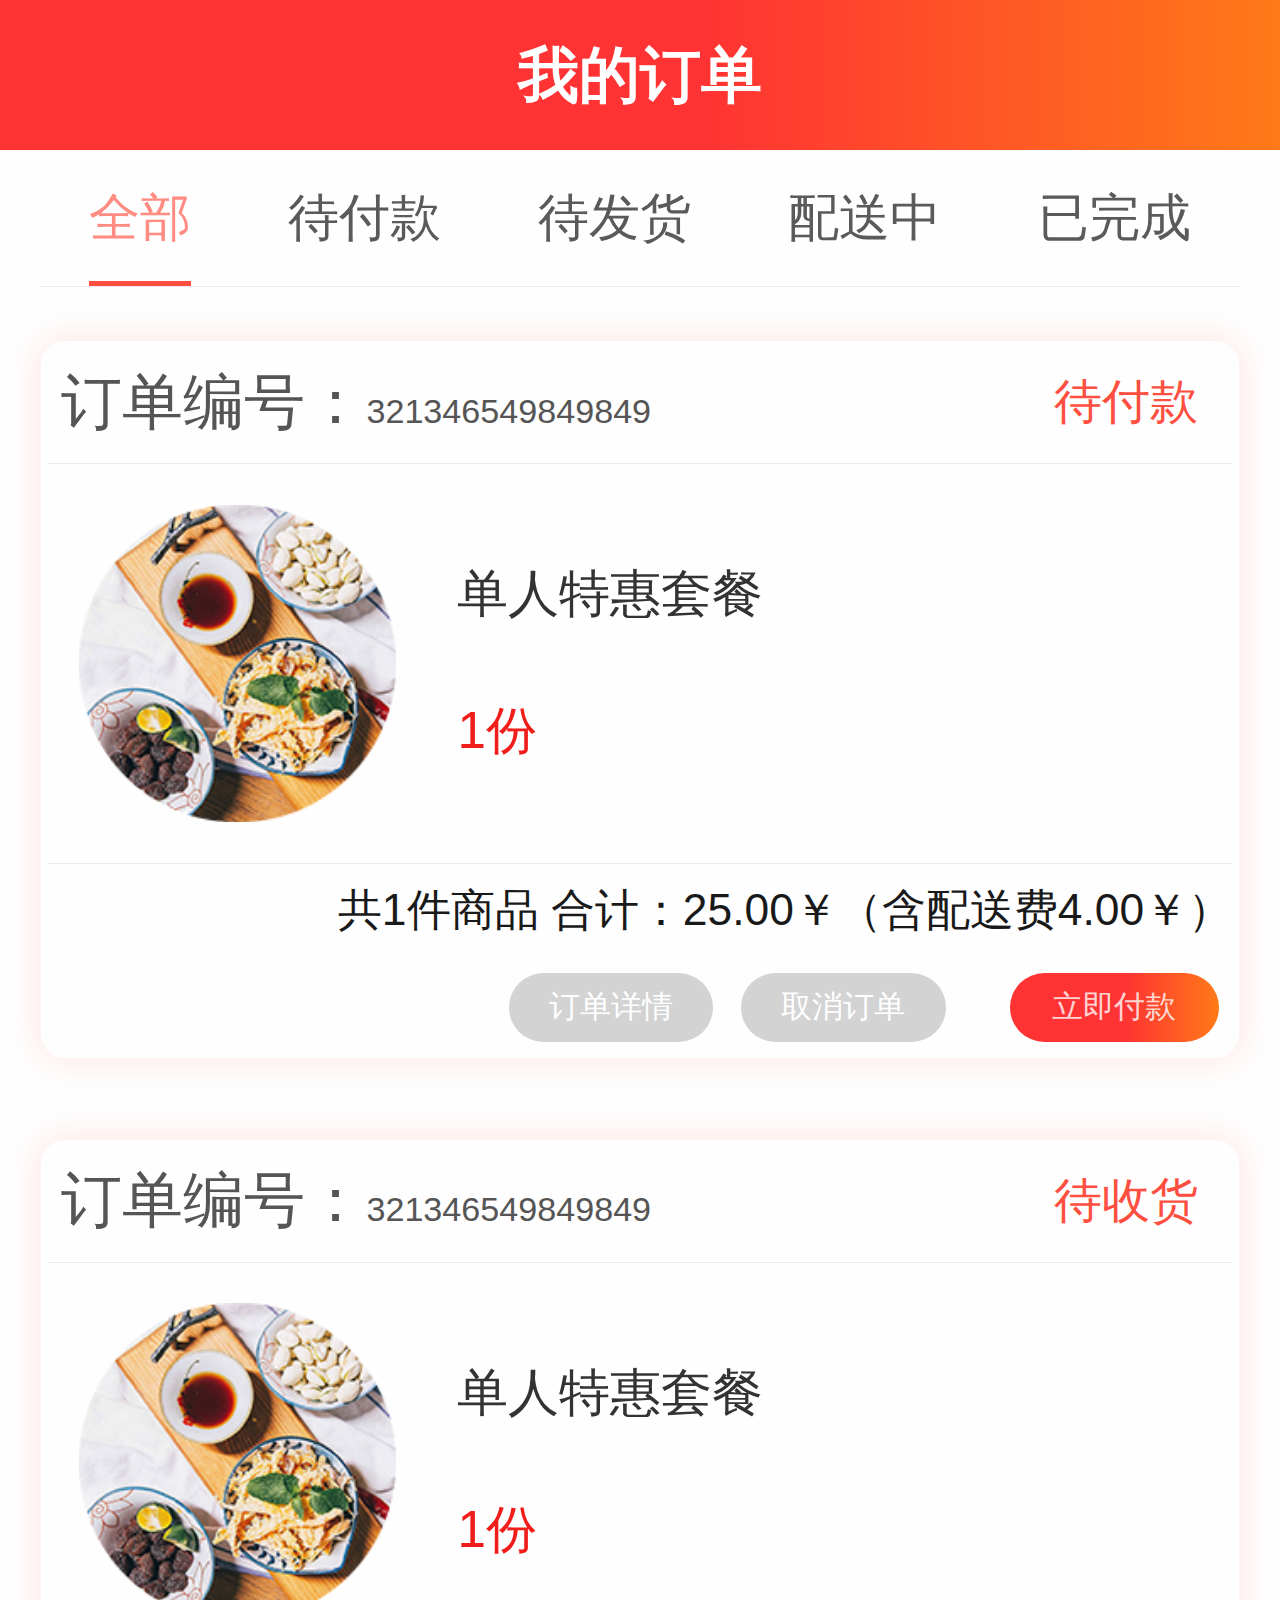
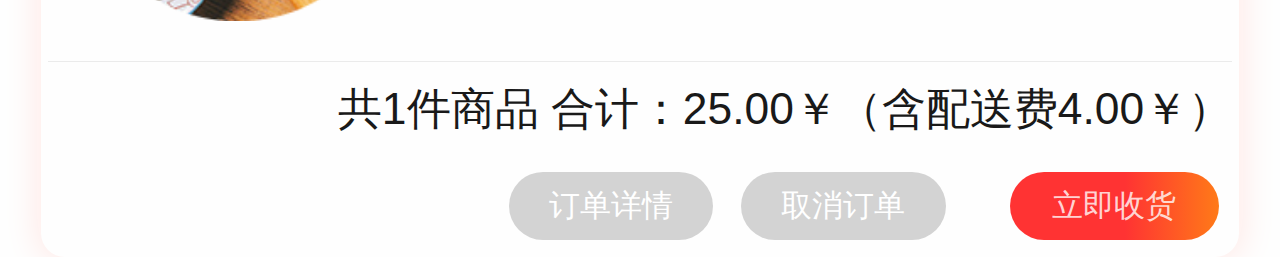
<file: wodedd.html>
<!DOCTYPE html>
<html lang="en" rem="750">
<head>
    <meta charset="UTF-8">
    <meta name="viewport" content="width=device-width,user-scalable=no,initial-scale=1.0,maximum-scale=1.0,minimum-scale=1.0">
    <meta http-equiv="X-UA-Compatible" content="ie=edge">
    <title>Document</title>
    <link rel="stylesheet" href="css/rem.css">
    <link rel="stylesheet" href="css/wodedd.css">
    <link rel="stylesheet" href="https://at.alicdn.com/t/font_1203205_6r5r81rntlr.css">
</head>
<body>

    <!-- 导航 -->
    <div class="dao">
        <a href=""><span class="dd" style=" border-bottom:0.03rem solid #ff4f40;color:#ff8c83;">全部</span></a>
        <a href=""><span class="dd">待付款</span></a>
        <a href=""><span class="dd">待发货</span></a>
        <a href=""><span class="dd">配送中</span></a>
        <a href=""><span class="dd">已完成</span></a>
    </div>


    <!-- 订单块 -->
    <div class="ddk">
        <div class="top">
            <p class="bian"><span>订单编号：</span>321346549849849</p>
            <p class="dai">待付款</p>
        </div>
        <div class="cent">
            <div class="l">
                <img src="img/wodedd.png" alt="">
            </div>
            <div class="r">
                <p class="dr">单人特惠套餐</p>
                <p class="shu">1份</p>
            </div>
            <div class="biao">
                <i class="iconfont icon-dustbin_icon"></i>
            </div>
        </div>
        <div class="bot">
            <p class="ji">共1件商品 合计：25.00￥（含配送费4.00￥）</p>
            <div class="xuan">
                <div class="xq">订单详情</div>
                <div class="qx">取消订单</div>
                <div class="fk" >立即付款</div>
            </div>
        </div>
    </div>

    <div class="ddk" style="margin-top:0.48rem;">
            <div class="top">
                <p class="bian"><span>订单编号：</span>321346549849849</p>
                <p class="dai">待收货</p>
            </div>
            <div class="cent">
                <div class="l">
                    <img src="img/wodedd.png" alt="">
                </div>
                <div class="r">
                    <p class="dr">单人特惠套餐</p>
                    <p class="shu">1份</p>
                </div>
                <div class="biao">
                    <i class="iconfont icon-dustbin_icon"></i>
                </div>
            </div>
            <div class="bot">
                <p class="ji">共1件商品 合计：25.00￥（含配送费4.00￥）</p>
                <div class="xuan">
                    <div class="xq">订单详情</div>
                    <div class="qx">取消订单</div>
                    <div class="fk" >立即收货</div>
                </div>
            </div>
        </div>
    <!-- 头部 -->
    <div class="header">
        <a href="user.html"> <i class="iconfont icon-iconfontjiantou1"></i></a>
       
        我的订单

    </div>
</body>
</html>
</file>
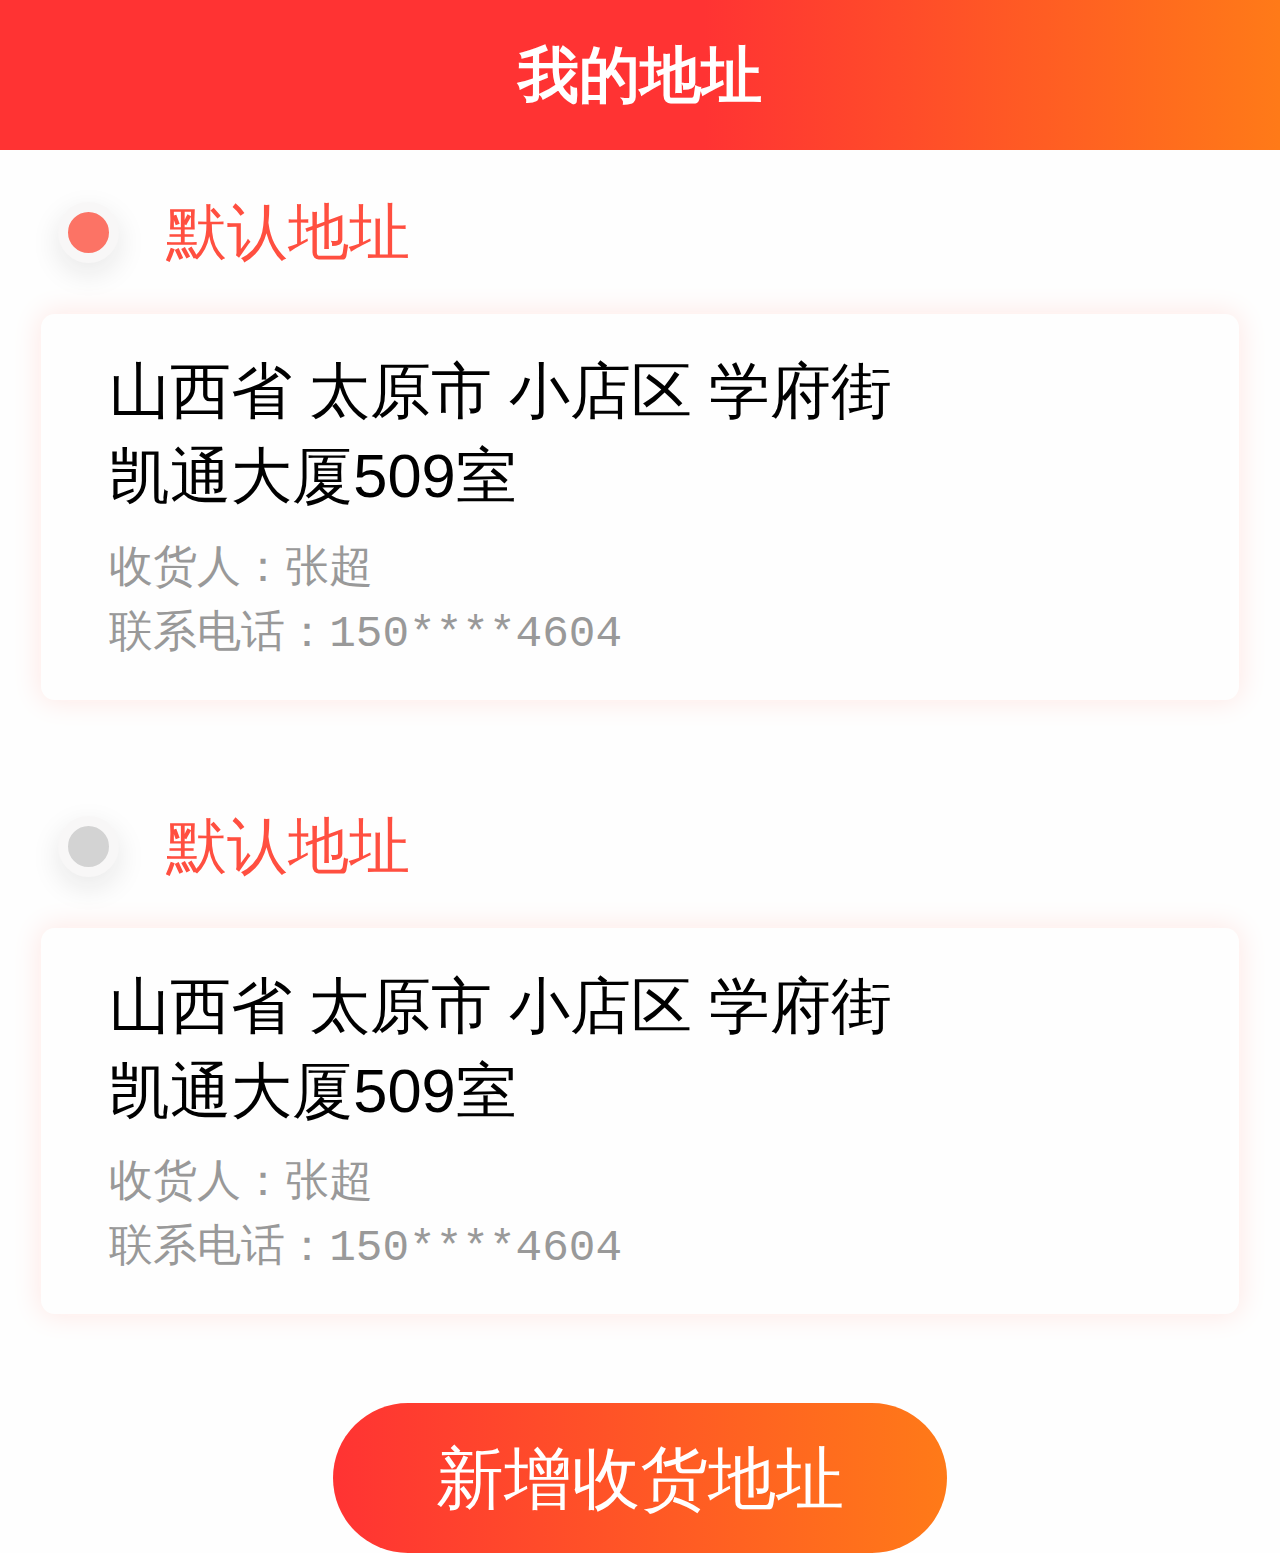
<file: wodedz.html>
<!DOCTYPE html>
<html lang="en" rem="750">
<head>
    <meta charset="UTF-8">
    <meta name="viewport" content="width=device-width,user-scalable=no,initial-scale=1.0,maximum-scale=1.0,minimum-scale=1.0">
    <meta http-equiv="X-UA-Compatible" content="ie=edge">
    <title>Document</title>
    <link rel="stylesheet" href="css/rem.css">
    <link rel="stylesheet" href="css/wodedz.css">
    <link rel="stylesheet" href="https://at.alicdn.com/t/font_1203205_6r5r81rntlr.css">
</head>
<body>
    

    <!-- 地址块 -->
    <div class="dz">
        <div class="top">
            <div class="left">
                <div class="yuan" style="background-color: #FC7365;"></div>
                <p>默认地址</p>
            </div>
            <div class="right">
                <i class="iconfont icon-dustbin_icon"></i>
                <i class="iconfont icon-bianji"></i>
            </div>
        </div>
        <div class="bo">
            <p>山西省 太原市 小店区 学府街  凯通大厦509室</p>
            <pre>收货人：张超</pre>
            <pre>联系电话：150****4604</pre>
        </div>
    </div>


    <div class="dz" style="margin-top:0.4rem;">
        <div class="top">
            <div class="left">
                <div class="yuan"></div>
                <p>默认地址</p>
            </div>
            <div class="right">
                <i class="iconfont icon-dustbin_icon"></i>
                <i class="iconfont icon-bianji"></i>
            </div>
        </div>
        <div class="bo">
            <p>山西省 太原市 小店区 学府街  凯通大厦509室</p>
            <pre>收货人：张超</pre>
            <pre>联系电话：150****4604</pre>
        </div>
    </div>


    <!-- 新增收货地址 -->
    <div class="xz">
        <div class="xzd">新增收货地址</div>
        
    </div>

    <!-- 头部 -->
    <div class="header">
        <a href="user.html"><i class="iconfont icon-iconfontjiantou1"></i></a>
        
        我的地址

    </div>

</body>
</html>
</file>
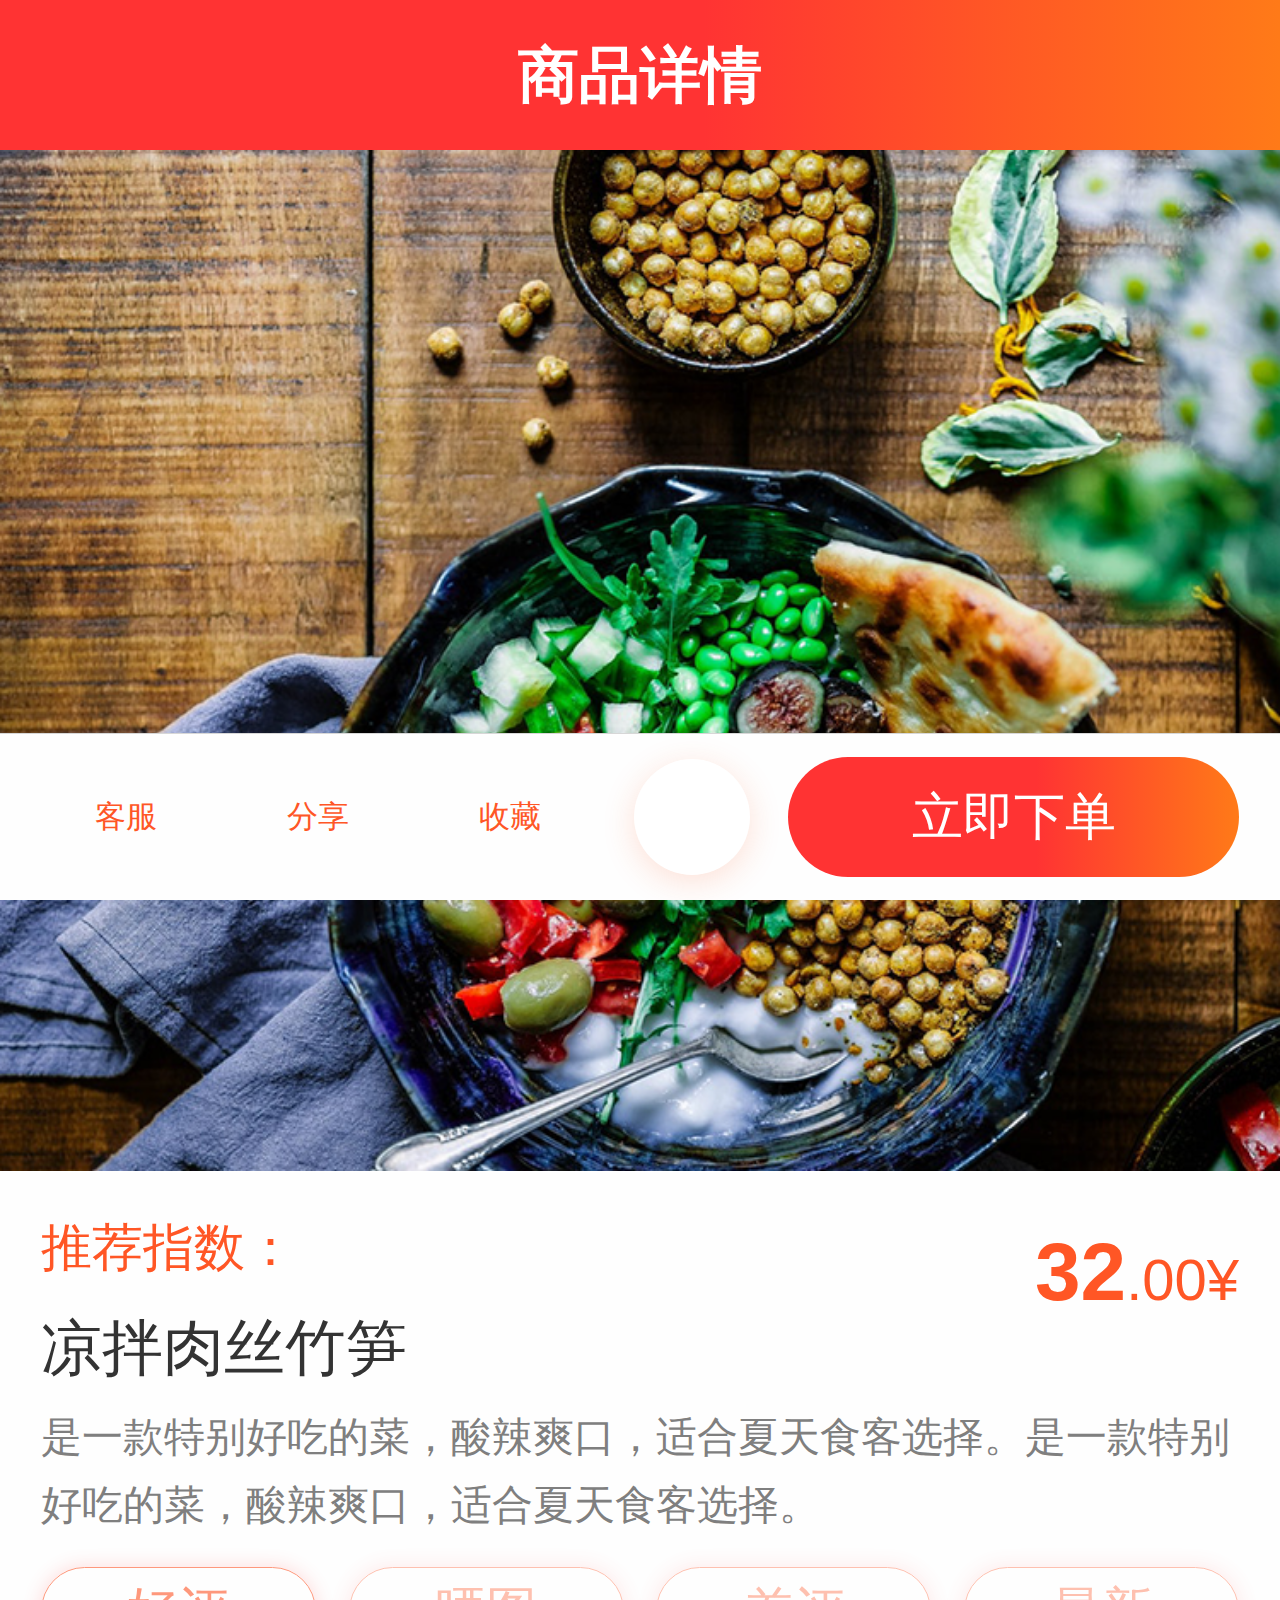
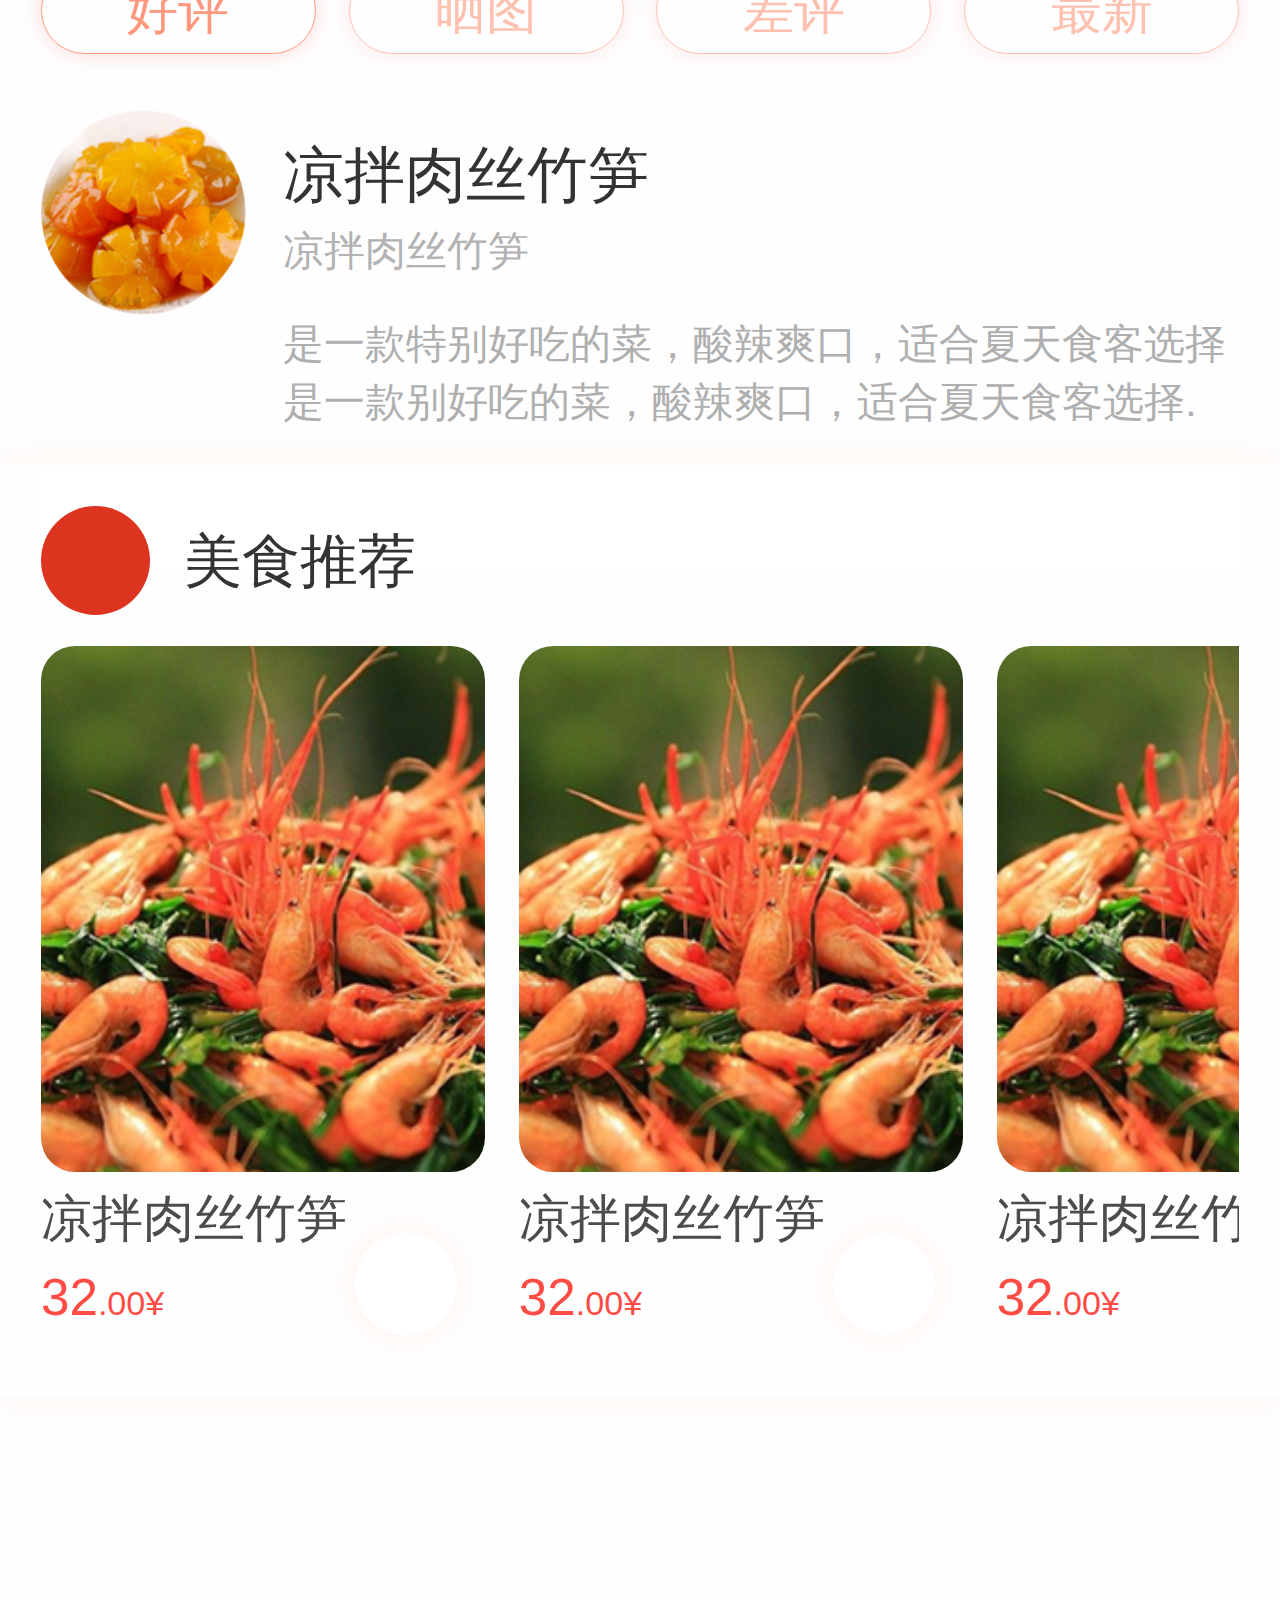
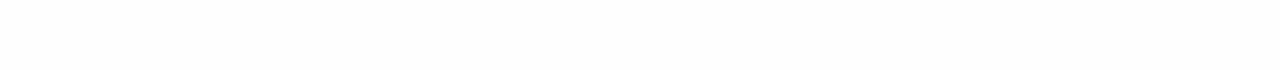
<file: xiangq.html>
<!DOCTYPE html>
<html lang="en" rem="750">
<head>
    <meta charset="UTF-8">
    <meta name="viewport" content="width=device-width,user-scalable=no,initial-scale=1.0,maximum-scale=1.0,minimum-scale=1.0">
    <meta http-equiv="X-UA-Compatible" content="ie=edge">
    <title>Document</title>
    <link rel="stylesheet" href="css/rem.css">
    <link rel="stylesheet" href="css/xiangq.css">
    <link rel="stylesheet" href="https://at.alicdn.com/t/font_1203205_6r5r81rntlr.css">
</head>
<body>
    
    <!-- 主图 -->
    <div class="zt">
        <img src="img/xq1.png" alt="">
    </div>

    <!-- 推荐指数+名称 -->
    <div class="tjz">
        <div class="le">
                <div class="t">
                    <span>推荐指数：</span>
                    <i class="iconfont icon-xingxing"></i>
                    <i class="iconfont icon-xingxing"></i>
                    <i class="iconfont icon-xingxing"></i>
                    <i class="iconfont icon-xingxing"></i>
                    <i class="iconfont icon-xingxing" style="color:#ccc;"></i>
                </div>
                <p class="name">凉拌肉丝竹笋</p>
        </div>
        <div class="price"><span>32</span>.00¥ </div>
    </div>

    <!-- 名称简介 -->
    <div class="nam">
        <p class="jies">是一款特别好吃的菜，酸辣爽口，适合夏天食客选择。是一款特别好吃的菜，酸辣爽口，适合夏天食客选择。</p>
    </div>
    <!-- 好评 -->
    <ul class="si">
        <li class="yi">好评</li>
        <li class="yi y">晒图</li>
        <li class="yi y">差评</li>
        <li class="yi y">最新</li>
    </ul>

    <!-- 评论 -->
    <div class="ping">
        <div class="left"><img src="img/gouwuc1.png" alt=""></div>
        <div class="right">
            <div class="top">
                <div class="l">
                    <p>凉拌肉丝竹笋</p>
                    <span>凉拌肉丝竹笋</span>
                </div>
                <div class="r">
                    <i class="iconfont icon-xingxing"></i>
                    <i class="iconfont icon-xingxing"></i>
                    <i class="iconfont icon-xingxing"></i>
                    <i class="iconfont icon-xingxing"></i>
                    <i class="iconfont icon-xingxing" style="color:#ccc;"></i>
                </div>
            </div>
            <p class="p1">是一款特别好吃的菜，酸辣爽口，适合夏天食客选择是一款别好吃的菜，酸辣爽口，适合夏天食客选择.</p>
        </div>
    </div>

        <!-- 推荐 -->
        <div class="tuijian">
            <div class="top">
                <div class="b">
                    <i class="iconfont icon-canju"></i>
                </div>
                <p>美食推荐</p>
            </div>
            <div class="kua">
                <div class="bottom">
                    <div class="box">
                        <div class="tu">
                                <img src="img/gouwucktu.png" alt="" >
                        </div>  
                        <p class="ming">凉拌肉丝竹笋</p>
                        <p class="jia"><span>32</span>.00¥ </p>
                        <div class="biao">
                            <i class="iconfont icon-gouwucheman"></i>
                        </div>
                    </div>
                
                    <div class="box" style="margin-left:0.2rem;">
                        <div class="tu">
                                <img src="img/gouwucktu.png" alt="" >
                        </div>  
                        <p class="ming">凉拌肉丝竹笋</p>
                        <p class="jia"><span>32</span>.00¥ </p>
                        <div class="biao">
                            <i class="iconfont icon-gouwucheman"></i>
                        </div>
                    </div>
                
                    <div class="box" style="margin-left:0.2rem;">
                            <div class="tu">
                                    <img src="img/gouwucktu.png" alt="" >
                            </div>  
                            <p class="ming">凉拌肉丝竹笋</p>
                            <p class="jia"><span>32</span>.00¥ </p>
                            <div class="biao">
                                <i class="iconfont icon-gouwucheman"></i>
                            </div>
                    </div>
                
                </div>
            </div>
        </div>
    <!-- 底阻 -->
    <div class="dd" style="height:1.6rem;width:2rem;"></div>
    <!-- tab -->
    <div class="footer">
        <div class="box">
            <a href="">
                <i class="iconfont icon-kefu"></i>
                <span class="text">客服</span>
            </a>
        
        </div>
        <div class="box box2">
            <a href="">
                    <i class="iconfont icon-fenxiang i1"></i>
                    <span class="text" >分享</span>
            </a>
        </div>
        <div class="box">
            <a href="">
                    <i class="iconfont icon-shoucang" style="color:#ff5626;"></i>
                    <span class="text" style="color:#ff5626;">收藏</span>
                    <!-- <div class="biao">
                        <img src="img/gouwucx.png" alt="">
                    </div> -->
            </a>
        </div>
        <a href="gouwuc.html">
            <div class="tubiao">
                <i class="iconfont icon-gouwucheman"></i>
             </div>
        </a>
         <a href="tianx.html">
            <div class="right">
                    立即下单
            </div>
         </a>

    </div>
    <!-- 头部 -->
        <div class="header">
            <a href="caidan.html">
                <i class="iconfont icon-iconfontjiantou1"></i>
            </a>      
            商品详情
        </div>
</body>
</html>
</file>
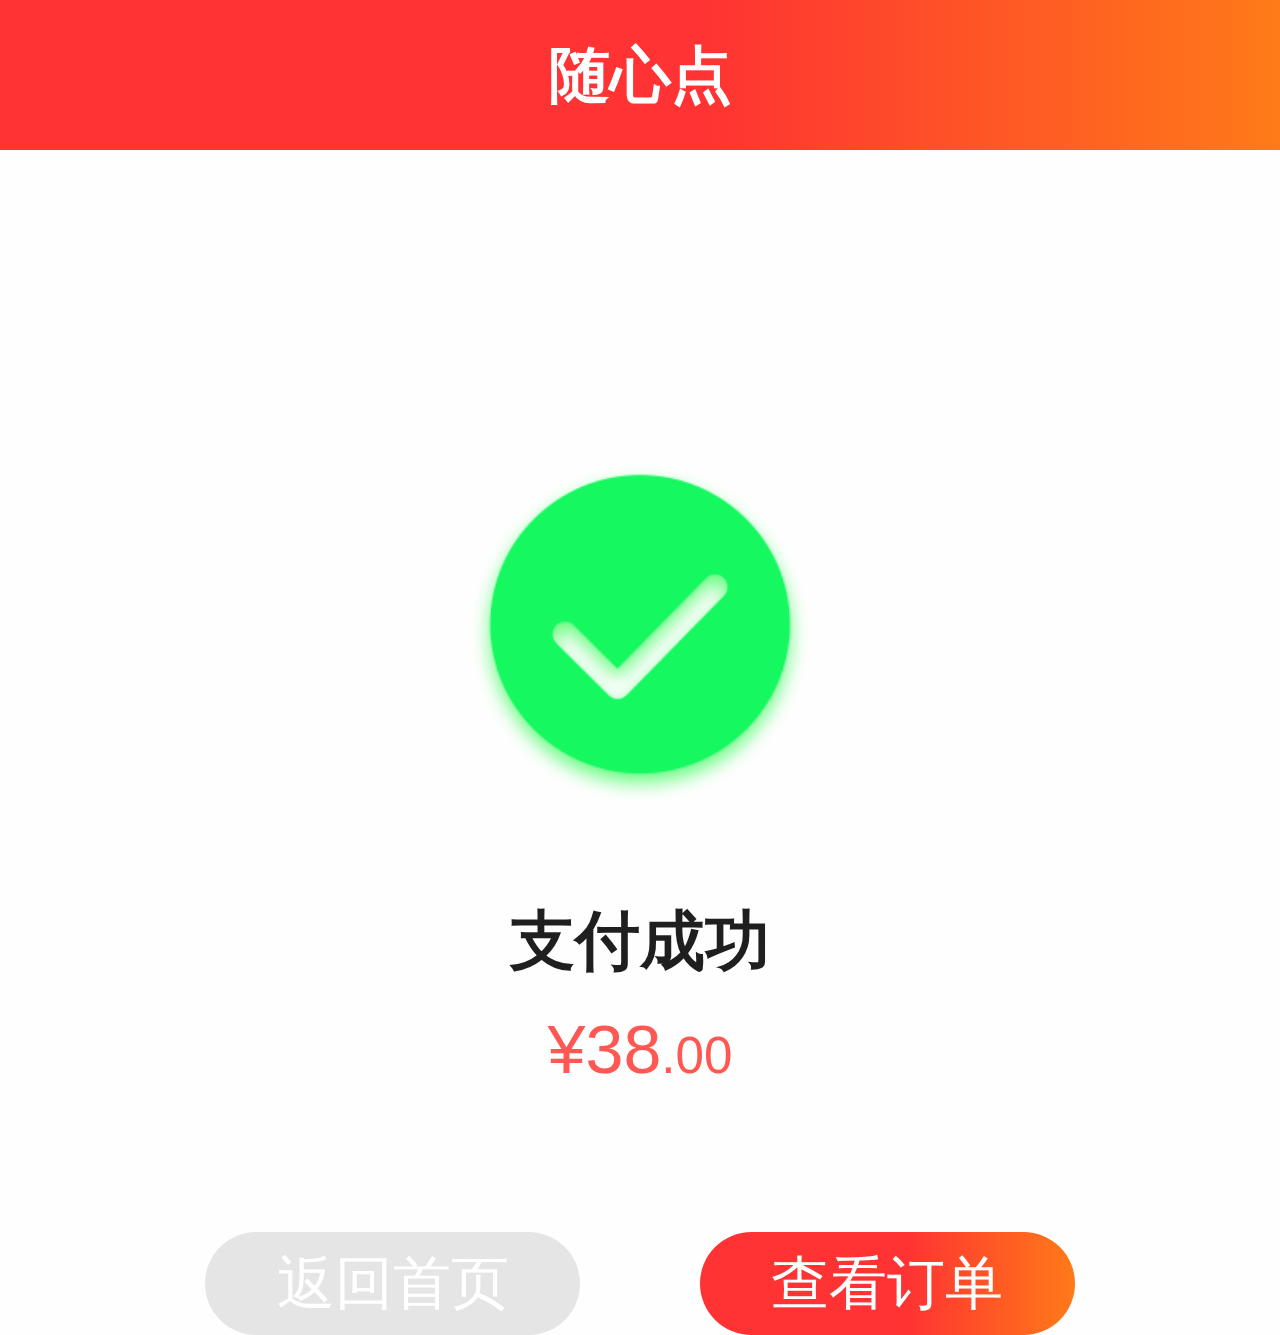
<file: zfcg.html>
<!DOCTYPE html>
<html lang="en" rem="750">
<head>
    <meta charset="UTF-8">
    <meta name="viewport" content="width=device-width,user-scalable=no,initial-scale=1.0,maximum-scale=1.0,minimum-scale=1.0">
    <meta http-equiv="X-UA-Compatible" content="ie=edge">
    <title>Document</title>
    <link rel="stylesheet" href="css/rem.css">
    <link rel="stylesheet" href="css/zfcg.css">
    <link rel="stylesheet" href="https://at.alicdn.com/t/font_1203205_6r5r81rntlr.css">
</head>
<body>
    
    <!-- 支付成功图 -->
    <div class="tu">
        <img src="img/zfcg.png" alt="" class="tup">
    </div>
<!-- 支付成功字 -->
<p class="text">支付成功</p>
<!-- 价钱 -->
<p class="price"><span>¥38</span>.00</p>

<!-- 按钮 -->
<div class="ann">
    <div class="an">
        <a href="index.html"><div class="left">返回首页</div></a>  
        <a href="wodedd.html"><div class="right">查看订单</div></a>
    </div>
</div>
    <!-- 头部 -->
    <div class="header">
        <a href="caidan.html">
            <i class="iconfont icon-iconfontjiantou1"></i>
        </a>
            随心点
    </div>
</body>
</html>
</file>
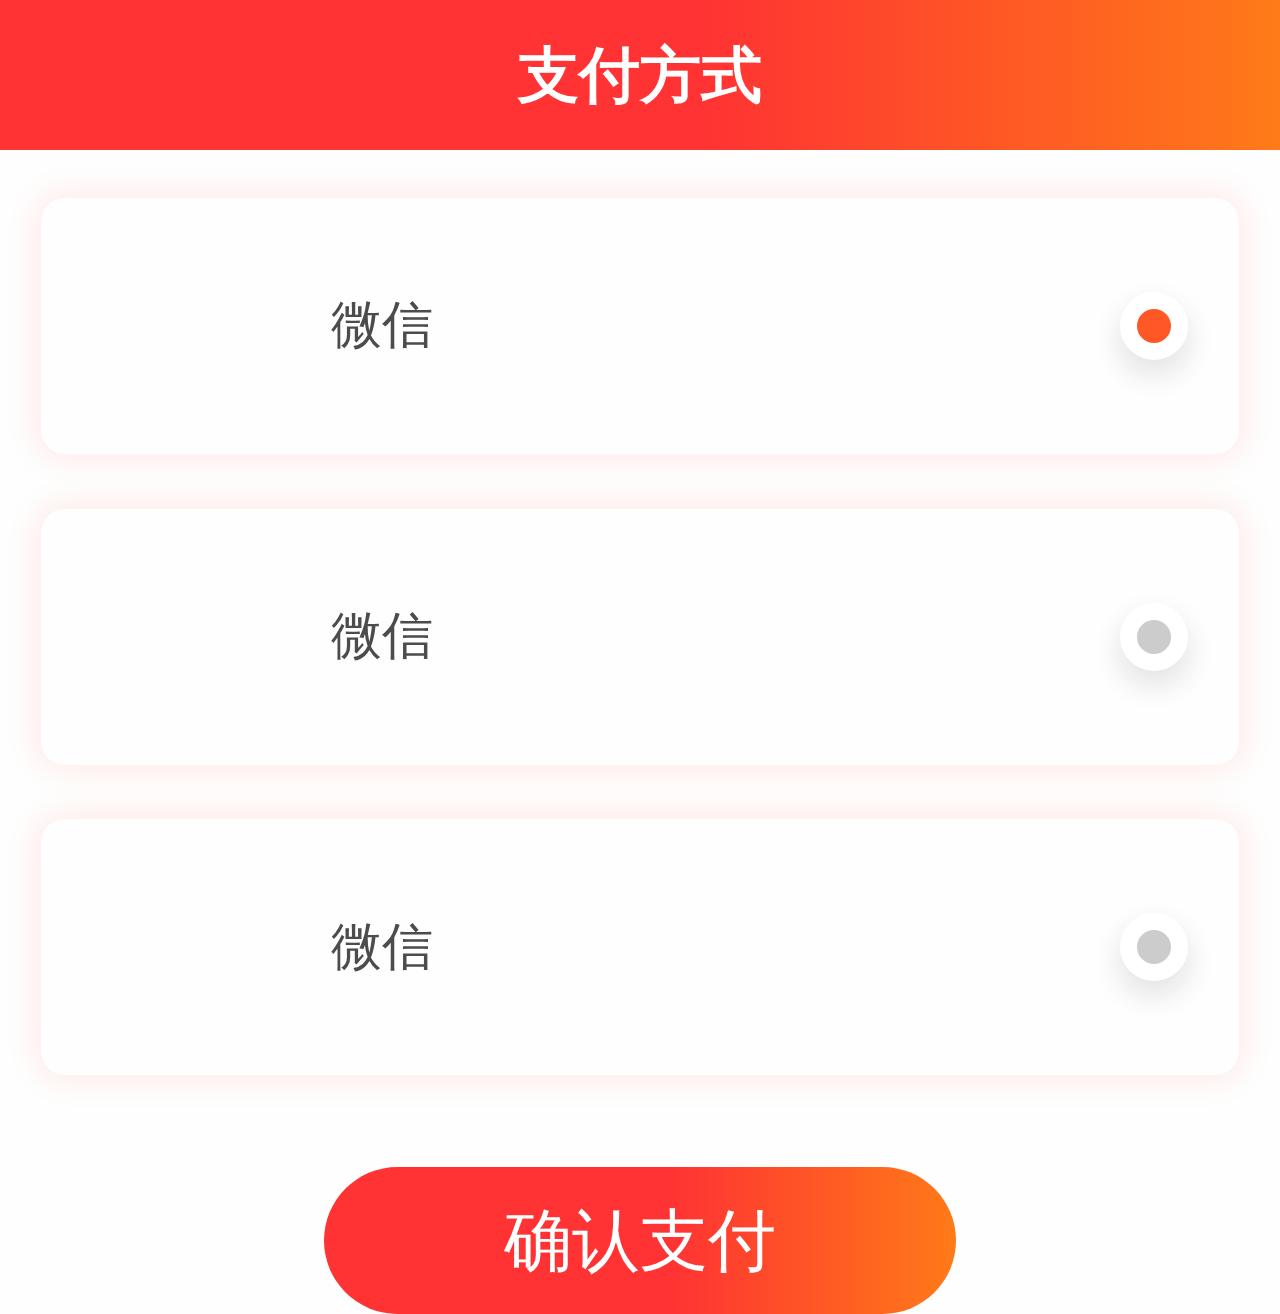
<file: zhiff.html>
<!DOCTYPE html>
<html lang="en" rem="750">
<head>
    <meta charset="UTF-8">
    <meta name="viewport" content="width=device-width,user-scalable=no,initial-scale=1.0,maximum-scale=1.0,minimum-scale=1.0">
    <meta http-equiv="X-UA-Compatible" content="ie=edge">
    <title>Document</title>
    <link rel="stylesheet" href="css/rem.css">
    <link rel="stylesheet" href="css/zhiff.css">
    <link rel="stylesheet" href="https://at.alicdn.com/t/font_1203205_6r5r81rntlr.css">
</head>
<body>
    <!-- 选择块 -->
    <div class="bao">
        <div class="xuanz">
            <div class="l">
                <i class="iconfont icon-weixin"></i>
                <p class="w">微信</p>
            </div>
            <div class="r"></div>
        </div>
    </div>

    <div class="bao" style="margin-top:0.2rem;">
        <div class="xuanz" >
            <div class="l">
                <i class="iconfont icon-weixin"></i>
                <p class="w">微信</p>
            </div>
            <div class="r" style="background-color:#ccc"></div>
        </div>
    </div>

    <div class="bao" style="margin-top:0.2rem;">
        <div class="xuanz" >
            <div class="l">
                <i class="iconfont icon-weixin"></i>
                <p class="w">微信</p>
            </div>
            <div class="r" style="background-color:#ccc"></div>
        </div>
    </div>
    
<!-- 确认支付 -->
    <div class="xz">
        <a href="zfcg.html">
            <div class="xzd">确认支付</div>
        </a>  
    </div>
        <!-- 头部 -->
    <div class="header">
        <a href="tianx.html">
            <i class="iconfont icon-iconfontjiantou1"></i>
        </a>
            支付方式   
    </div>
</body>
</html>
</file>
<file: css/index.css>
body{
    background:#FEFEFE;

}

.header{
    width:7.5rem;
    height:0.88rem;
    background:-webkit-linear-gradient(left,#FF3333 55%,#FF7A18);
    background:linear-gradient(left,#ff3333,#ff7a18);
    text-align: center;
    line-height:0.88rem;
    font-size:0.36rem;
    color:white;
    font-weight:bold;
    position: fixed;
    top:0;
    left:0;
}
.footer{
    width:7.5rem;
    height:0.98rem;
    padding:0 0.24rem;
    border-top:0.01rem solid #D7D7D7;
    box-sizing: border-box;
    position: fixed;
    bottom:0;
    display:flex;
    justify-content:space-around;
    background:#FEFEFE;


}
.footer .box{
    height:0.98rem;
    width:1rem;

}
.footer .box a{
    display:block;
    width:100%;
    height:100%;
    display:flex;
    flex-direction:column;
    align-items:center;
    justify-content:center;
 
    
}
.footer .box i{
    font-size:0.44rem;
    color:#989898;  
  /*  text-align: center;*/

}
.footer .box .text{
    font-size:0.18rem;
    color:#4C4C4C;

   /* text-align:center;*/
}

/*定位地址*/
.dizhis{
    width:7.5rem;
    height:0.7rem;
    box-sizing: border-box;
    padding:0.2rem 0.24rem  0;
    overflow: hidden;
    display:flex;
    align-items:center;
    margin-top:0.88rem;
}
.dizhis .i1{
    color:#FF5626;
    font-size:0.5rem;
}
.dizhis span{
    color:#191919;
    font-size:0.32rem;
    line-height:0.5rem;
    padding:0 0.16rem;
}
.dizhis .i2{
    color:#191919;
    font-size:0.14rem;
    line-height: 0.5rem;
}

/*搜索*/
.sousu{
    width:7.5rem;
    height:1.1rem;
    padding: 0.26rem 0.24rem 0;
    box-sizing: border-box;
    display:flex;
    justify-content:center;
}
.sousu .kuang{
    width:7.06rem;
    height:0.84rem;
    border-radius:2rem; 
    background:white;
    box-shadow: 0 0 0.2rem 0.01rem #FEF4F0;
    padding-left:0.4rem;
    display:flex;
    align-items:center;
}

.sousu .kuang .i1{
    font-size:0.46rem;
    color:#999999;
}
.sousu .kuang input{
    width:4.6rem;
    height:0.46rem;
    outline:none;
    border:0;
    font-size:0.3rem;
    color:#B2B2B2;
    text-indent: 1em;

}
.sousu .kuang input::-webkit-input-placeholder{
    color:#B2B2B2;
}  
.sousu .kuang .i2{
    font-size:0.34rem;
    color:#999999;

}
.sousu .kuang .text{
    color:#666666;
    font-size:0.24rem;
}
.sousu .kuang .shu{
    padding:0 0.2rem;
    font-size:0.3rem;
    color:#CCCCCC;

}


/*主图*/
.zhutu{
    width:7.5rem;
    height:4.28rem;
    padding:0.32rem 0.24rem 0;
    box-sizing: border-box;
    
}
.zhutu .tu{
    width:7.04rem;
    height:3.96rem;
    background: #FF3333;
    border-radius:0.15rem;
    overflow: hidden;
    position: relative;
    
}
.zhutu .tu img{
    position: absolute;
    top:-5.6rem;
    left:0rem;
}
.zhutu .tu .di{
    height:1.54rem;
    width:7.04rem;
    background: rgba(0,0,0,0.35);
    position: absolute;
    bottom:0;
}

.zhutu .dian{
    width:0.92rem;
    height:0.12rem;
    position: absolute;
    left:0;
    right:0;
    margin:0 auto;
    bottom:0.24rem;
    display: flex;
    align-items:center;
    justify-content:center;
    justify-content:space-between;
}
.zhutu .dian .d1,.zhutu .dian .d2{
    width:0.12rem;
    height:0.12rem;
    border-radius: 1rem;
    background:#989BA2;
    opacity:0.8;
}
.zhutu .dian .d3{
    width:0.36rem;
    height:0.12rem;
    border-radius: 2rem;
    background:#989BA2;
    opacity:0.8;
}
.zhutu .text{
    width:7.04rem;
    height:0.6rem;
    display:flex;
    position: absolute;
    bottom:0.54rem;
    left:0;
    justify-content:center;
    justify-content:space-around;
}
.zhutu .text .t1{
    font-size:0.36rem;
    color:#EFEDEA;
}
.zhutu .text .t2{
    font-size:0.36rem;
    color:#EFEDEA;
}
/*.zhutu .text .t2 span{
    font-size:0.5rem;
    color:#EFEDEA;
    line-height:0.6rem;
}*/
.zhutu .text .t2 .t22{
    color:#EA090B;
    font-size:0.44rem;
}
/*领*/
.ling{
    width:7.5rem;
    height:auto;
    margin-top:0.1rem;
   /* padding:0 0.24rem;
    box-sizing: border-box;*/
}
.ling .cent{
    width:7.5rem;
    height:auto;
    box-sizing: border-box;
}
.ling img{
    width:7.5rem;
    height:auto;
}

/*.ling .text{
    widows:3.8rem;
    height:1.2rem;
    position: absolute;
    left:0.44rem;
    display: flex;
    flex-direction: column;
    justify-content:space-between;

}

.ling img{

    height:0.72rem;
    position: absolute;
    right:1.1rem;
}
.ling .cent{
    width:7.02rem;
    height:1.68rem;
    box-sizing: border-box;
    border-radius: 0.2rem;
    display: flex;
    align-items:center;
    position: relative;
    background:-webkit-linear-gradient(left,#FF3333 55%,#FF7A18);
    background:linear-gradient(left,#ff3333,#ff7a18);
}
.ling .cent .an{
    width:1.4rem;
    height:1.4rem;
    border-radius: 1rem;
    display: flex;
    align-items:center;
    justify-content:center;
    position: absolute;
    right:0.36rem;
    background:-webkit-linear-gradient(left,#DCA621 55%,#F8CF68);
    background:linear-gradient(left,#DCA621,#F8CF68);
}
.ling .cent .an1{
    width:1.2rem;
    height:1.2rem;
    border-radius: 4rem;
    background: #DFAD28;
    display: flex;
    align-items:center;
    justify-content:center;

}
.ling .cent .an1 span{
    
    font-size:0.58rem;
    font-weight: bold;
    color:#FFFFFF;
    text-align: center;
    line-height:1.2rem;
   box-shadow: 0 0 2rem #DE7817；
}*/

/*积分*/
.jifen{
    width:7.5rem;
    height:2.96rem;
    padding:0 0.24rem;
    box-sizing: border-box;
    display: flex;
    justify-content:space-between;

}
.jifen .left{
    width:3.44rem;
    height:2.96rem; 
    box-shadow: 0 0 2rem 0.1rem #FDDCD0;
    background: white;
    padding-left:0.24rem; 
    box-sizing: border-box;
}
.jifen .left .t1{
    color:#FF6A39;
    font-size:0.36rem;
    margin-top:0.3rem;
}
.jifen .left .t2{
    color:#4D4D4D;
    font-size:0.24rem;
    margin-top:0.1rem;
}

.jifen .left img{
    width:2.36rem;
    margin-top:0.3rem;
}
.jifen .right{
    width:3.44rem;
    height:2.96rem; 
    display: flex;
    flex-direction: column;
    justify-content:space-between;
    background: white;
}
.jifen .right .r1{
    width:3.44rem;
    height:1.4rem; 
    box-shadow: 0 0 0.5rem 0.01rem #FDDCD0;
    background: white;
    position: relative;
}
.jifen .right .r1 .text{
position: absolute;
width:2.6rem;
height:100%;
left:0.3rem;
}


.jifen .right .r1 .text .text1{
    color:#FF6A39;
    font-size:0.36rem;
    margin-top:0.28rem;
}
.jifen .right .r1 .text .text2{
    color:#4D4D4D;
    font-size:0.24rem;
    margin-top:0.02rem;
}

.jifen .right .r1 .tu{
    position: absolute;
    width:0.9rem;
    height:100%;
    right:0.2rem;
    display: flex;
    align-content:center;
    padding-top:0.34rem;
    box-sizing: border-box;

    }
.jifen .right .r1 .tuc{
    width:0.8rem;
    height:0.8rem;
    border-radius: 2rem;
    display: flex;

    justify-content:center;
    align-content:center;
    padding-top:0.18rem;
    box-sizing: border-box;
    background:-webkit-linear-gradient(left,#FF3832,#FF7718);
    background:linear-gradient(left,#FF3832,#FF7718);
}
.jifen .right .r1 .tu .i1{
font-size:0.44rem;
color: #FFffff;
}
.jifen .right .r2{
    width:3.44rem;
    height:1.4rem; 
    box-shadow: 0 0 0.5rem 0.01rem #FDDCD0;
    background: white;
}

/*huishike*/
.hss{
    width:7.5rem;
    height:0.76rem;
    margin-top:0.4rem;
    margin-bottom:0.3rem;
    padding:0 0.24rem;
    display: flex;
    align-content:center;
    box-sizing: border-box;
}
.hss .biao{
    width:0.66rem;
    height:0.66rem;
    border-radius: 2rem;
    background-color: #DC341E;
    display: flex;
    justify-content:center;
    align-content:center;
}
.hss .biao .i1{
    font-size:0.4rem;
    color: #FFffff;
    padding-top:0.10rem;
}
.hss p{
    font-size:0.36rem;
    color: #333333;
    line-height:0.76rem;
    padding-left:0.06rem;

}
/*huishikexia*/
.hsx{
    width:7.5rem;
    height:7.6rem;
    margin-bottom:0.3rem;
    padding:0 0.24rem;
    display: flex;
    flex-direction: column;
    justify-content:space-between;
    box-sizing: border-box;
}
.hsx .kuai{
    width:7.02rem;
    height:2.32rem; 
    box-shadow: 0 0 0.1rem 0.005rem #FDDCD0;
    background: white;
 position: relative;
}
.hsx .kuai .left{
    width:3.12rem;
    height:1.96rem;
    border-radius: 0.2rem;
    overflow: hidden;
    margin:0.22rem 0.18rem;
}
.hsx .kuai .right1{
    width:2.4remrem;
    height:2.32rem;
    position: absolute;
    left:3.5rem;
    top:0;
}
.hsx .kuai .right1 .mingc{
    font-size:0.3rem;
    color:#191919;
    padding-top:0.24rem;
}
.hsx .kuai .right1 .ying{
    font-size:0.16rem;
    color:#999999;
    padding-top:0rem;
    height:0.16rem;
}
.hsx .kuai .right1 .yuan{
    font-size:0.24rem;
    color:#FFC3C1;
    padding-top:0.20rem;
    height:0.24rem;
}
.hsx .kuai .right1 .jing{
    font-size:0.24rem;
    line-height:0.24rem;
    color:#FF4C45;
    padding-top:0.14rem;
    height:0.24rem;
}
.hsx .kuai .right1 .jing span{
    font-size:0.28rem;
    color:#FF4C45;
    height:0.28rem;
}
.hsx .kuai .right1 .ji{
    font-size:0.18rem;
    color:#999999;
    padding-top:0.16rem;
}

.hsx .kuai2 .right2{
    position: absolute;
    right:0.44rem;
    top:0;
    width:0.42rem;
    height:0.18rem;  

  /*  flex-direction: column;*/

}
/*
.hsx .kuai2 .right2 .s{
    width:0.4rem;
    height:1.18rem;
    background: #ff3931;

}
.hsx .kuai2 .right2 .x{
    border-top:0.2rem solid white;
    border-right:0.2rem solid white;
    border-left:0.2rem solid transparent;
    border-bottom:0.2rem solid transparent;
    padding-top:1rem; 
}*/

.hsx .kuai2 .right2 .biaoq{
    border-top:0.97rem solid #ff3931;
    border-right:0.21rem solid #ff3931;
    border-left:0.21rem solid #ff3931;
    border-bottom:0.21rem solid transparent;
}
.hsx .kuai2 .right2 p{
    font-size:0.24rem;
    widows: 0.26rem;
    height:0.6rem;
    line-height:0.3rem;
    position: absolute;
    left:0.08rem;
    top:0.2rem;
    color:white;

}
.hsx .kuai1 .right2{
    position: absolute;
    right:0;
    top:0;
    border-top:0.5rem solid #FF5824;
    border-right:0.5rem solid #FF5824;
    border-left:0.5rem solid transparent;
    border-bottom:0.5rem solid transparent;
}
.hsx .kuai1 .zhe{
    font-size:0.28rem;
    color:white;
    position:absolute;
    right:0.08rem;
    top:0.08rem;
}

/*底线*/
.dixian{
    width:7.5rem;
    height:0.82rem;
    padding:0 0.24rem;
    box-sizing: border-box;

}
.dixian .cent{
    widows: 7.02em;
    height:0.82rem;
    display: flex;
    align-items:center;
    justify-content:center;
    justify-content:space-between;
}
.dixian .cent .text{
    font-size: 0.18rem;
    color:#ff4c45;
   line-height:0.82rem;
}
.dixian .cent .tiao{
    width: 2.26rem;
    height:0.02rem;
    background: #fec1c1;
    margin-top:0rem;
}
</file>
<file: css/caidan.css>
body{
    background:#FEFEFE;

}
/*头部*/
.header{
    width:7.5rem;
    height:0.88rem;
    background:-webkit-linear-gradient(left,#FF3333 55%,#FF7A18);
    background:linear-gradient(left,#ff3333,#ff7a18);
    text-align: center;
    line-height:0.88rem;
    font-size:0.36rem;
    color:white;
    font-weight:bold;
    position: fixed;
    top:0;
    left:0;
}
/*tab*/
.footer{
    width:7.5rem;
    height:0.98rem;
    padding:0 0.24rem;
    border-top:0.01rem solid #D7D7D7;
    box-sizing: border-box;
    position: fixed;
    bottom:0;
    display:flex;
    justify-content:space-around;
    background:#FEFEFE;

}
.footer .box{
    height:0.98rem;
    width:1rem;

}
.footer .box a{
    display:block;
    width:100%;
    height:100%;
    display:flex;
    flex-direction:column;
    align-items:center;
    justify-content:center;

    
}
.footer .box .iconfont{
    font-size:0.44rem;
    color:#989898;  
  /*  text-align: center;*/

}
.footer .box .text{
    font-size:0.18rem;
    color:#4C4C4C;

   /* text-align:center;*/}



/*导航*/
.daoh{
    height:0.9rem;
    width:7.5rem;
    padding:0 0.24rem;
    box-sizing: border-box;
    background-color:#FFFFFF;
    display: flex;
    justify-content:center;
    justify-content:space-between;
    align-items:center;
    margin-top:0.88rem;

}
.daoh .wai{
  height:0.5rem;
  width:auto;
  font-size:0.28rem;
  display:block;
  box-sizing:border-box;
  margin-top:0.16rem;
}
.daoh .wai .tiao{
    width:0.36rem;
    height:0.04rem;
    display: block;
    border-radius: 0.2rem;
    background-color: transparent;
    margin-left:0.08rem;
 margin-top:0.06rem;
}
.daoh .wai a{
    color:#7F7F7F;
    display:block;
}
.daoh .wai:hover a{
    color:#FF5751;
}
.daoh .wai:hover .tiao{
    background-color:#FF5751;

}
.daoh .w1 .tiao{
    background-color:#FF5751;
 
}
.daoh .w1 a{
    color:#FF5751;
}

/*块*/
.kuai{
    height:2.3rem;
    width:7.5rem;
    padding:0 0.24rem;
    box-sizing:border-box;
    margin-top:0.24rem;
    background-color:white;
    
}
.kuai .li{
    height:2.3rem;
    width:7.02rem;
    box-sizing:border-box;
    background-color:white;
    border-radius:0.2rem;
    box-shadow:0 0 0.24rem 0.02rem #FFF3EF;
    display:flex;
    box-sizing: border-box;
    position: relative;
}
.kuai .li a{
    display:block;
    
}
.kuai .li .left{
    height:1.96rem;
    width:3.14rem;
    margin-left:0.22rem;
    border-radius: 0.16rem;
    margin-top:0.18rem;
    overflow: hidden;
    background: red;
}
.kuai .li .left img{ 
    height:1.96rem;
    width:3.14rem;
}

.kuai .li .right{
    height:1.52rem;
    width:55%;
    background: white;
    margin-left:0.16rem;
    margin-top:0.48rem;
    display: flex;
    justify-content:start;
    flex-direction: column;
    justify-content:space-between;
    box-sizing: border-box;

}
.kuai .li .right .name{
    font-size:0.3rem;
    color:#191919;
}
.kuai .li .right .jies{
    font-size:0.16rem;
    color:#cccccc;
    margin-top:-0.08rem;
}
.kuai .li .right .price{
    font-size:0.18rem;
    color:#ff4c45;
    margin-top:0.02rem;
}
.kuai .li .right .price span{
    font-size:0.26rem;
    color:#ff4c45;
   
}
.kuai .li .right .shou{
    font-size:0.20rem;
    color:#cccccc;
    margin-top:0.06rem;
}
.kuai .li .tubiao{
    width:0.6rem;
    height:0.6rem;
    background:white;
    border-radius:4rem;
    box-shadow: 0px 7px 32px 0px 
    rgba(251, 91, 33, 0.18);

   /* box-shadow:0 0 0.24rem 0.02rem #FFF3EF;*/
    position: absolute;
    bottom:0.16rem;
    right:0.16rem;
    display: flex;
    justify-content:center;
    justify-items:center;
    text-align: center;

}
.kuai .li .tubiao i{
   /* color:-webkit-linear-gradient(bottom,#FF3333 55%,#FF7A18);
    color:linear-gradient(bottom,#ff3333,#ff7a18);*/
    font-size:0.38rem;
    color:#ff3333;
  /*  margin-top:0.12rem;-*/
    line-height:0.6rem;
}
</file>
<file: css/caidanj.css>
@import "caidan.css";

.kuai .li .jiaj{
    height:0.8rem;
    width:1.2rem;
    box-sizing:border-box; 
    display:flex;
    align-items:center;
    justify-content:space-between;
    position: absolute;
    bottom:0;
    right:0.2rem;

}
.kuai .li .jiaj .box{
    height:0.38rem;
    width:0.38rem;
  border-radius:0.4rem;
  background: #fff;
  box-shadow:0 0 0.24rem 0.02rem #FFF3EF;
  display:flex;
  align-items:center;
  justify-content:center;
}
.kuai .li .jiaj .box .iconfont{
    font-size:0.2rem;
    color:#FF4C45;
    font-weight:bold;
}
.kuai .li .jiaj span{
    color:#ff4c45;
    font-size: 0.3rem;
    font-weight:bold; 
}
/*底部*/
.footer .box1 .biao{
    width:0.28rem;
    height:0.28rem;
    background:#FF0000;
    border-radius:0.3rem;
    box-shadow:0 0.04rem 0.1rem 0.01rem #FECAB8;
    position: absolute;
    bottom:0.64rem;
    right:2.46rem;
    display: flex;
    justify-content:center;
    align-items:center;
    font-size:0.2rem;
    color:white;
}
</file>
<file: css/gouwuc.css>
@import "index.css";




.xuanz{
    width:7.5rem;
    height:1.26rem;
    padding:0 0.24rem;
    box-sizing:border-box;   
    display:flex;
    justify-content:space-between;
    justify-items:center;
    margin-top:0.88rem;
}
.xuanz .left{
    height:0.4rem;
    width:1.14rem;
    margin-top:0.42rem;
    display:flex;
    justify-content:space-between;
}
.xuanz .left a{
    display:block;
    height:0.4rem;
    width:1.14rem;
    display:flex;
    justify-content:space-between;
}
.xuanz .left .yuan{
    width:0.4rem;
    height:0.4rem;
    border-radius: 4rem;
    display:flex;
    justify-content:center;
    align-items:center;
    box-shadow: 0 0 0.2rem 0.01rem #ececec;
}
.xuanz .left .yuan .box{
    width:0.22rem;
    height:0.22rem;
    border-radius: 4rem;
    background: #dcdcdc;
}
.xuanz .left span{
    font-size:0.28rem;
    color:#4c4c4c;
}
.xuanz .right{
    height:0.4rem;
    width:1rem;
    margin-top:0.42rem;
    display:flex;
    justify-content:space-between;

}
.xuanz .right i{
    font-size:0.32rem;
    color:#ccc;
}
.xuanz .right a{
    display:block;
}
.xuanz .right span{
    font-size:0.28rem;
    color:#ccc;
}
/*购物车块*/
.gk{
    width:7.5rem;
    height:2.12rem;
    padding:0 0.24rem;
    box-sizing:border-box;   
    display:flex;
    justify-content:center;
}
.gk .cent{
    height:2.12rem;
    width:7.02rem;
    border-radius: 0.2rem;
    box-sizing: border-box;
    display:flex;
    justify-content:space-between;
    box-shadow:0 0 0.24rem 0.02rem #FFF3EF;
    position:relative;
}
.gk .cent .left{
    height:2.12rem;
    width:5.3rem;
    box-sizing:border-box; 
    display:flex;
    justify-items:center;
    justify-content:space-around;
}
.gk .cent .left .yuan{
    width:0.4rem;
    height:0.4rem;
    border-radius: 4rem;
    display:flex;
    justify-content:center;
    padding-top:0.08rem;
    box-sizing: border-box;
    margin-top:0.86rem;
    box-shadow: 0 0.1rem 0.2rem 0.02rem #ececec;
}
.gk .cent .left .yuan .box{
    width:0.22rem;
    height:0.22rem;
    border-radius: 4rem;
    background: #dcdcdc;
}
.gk .cent .left .tu{
    width:1.6rem;
    height:1.6rem;
    border-radius: 4rem;
    box-sizing: border-box;
    overflow: hidden;
    margin-top: 0.26rem;
}

.gk .cent .left .text{
    height:2.12rem;
    width:1.86rem;

display: flex;
    flex-direction: column;
    justify-content:center;
    box-sizing: border-box;
}
.gk .cent .left .text .name{
    font-size:0.3rem;
    color:#4c4c4c;
    margin-top: 0.36rem;
}
.gk .cent .left .text .price{
    font-size:0.24rem;
    color:#999;
    margin-top:-0.08rem;
    margin-top: 0.04rem;
}
.gk .cent .left .text .p2{
    font-size:0.24rem;
    color:#ff4c45;
    margin-top:0.02rem;
    margin-top: 0.2rem;
}
.gk .cent .left .text .p2 span{
    font-size:0.36rem;
    color:#ff4c45;
    font-weight:bold;
}

.gk .cent .right{
    height:0.8rem;
    width:1.2rem;
    box-sizing:border-box; 
    display:flex;
    align-items:center;
    justify-content:space-between;
    position: absolute;
    bottom:0;
    right:0.2rem;
}
.gk .cent .right .box{
    height:0.38rem;
    width:0.38rem;
  border-radius:0.4rem;
  background: #fff;
  box-shadow:0 0 0.24rem 0.02rem #FFF3EF;
  display:flex;
  align-items:center;
  justify-content:center;
}
.gk .cent .right .box .iconfont{
    font-size:0.2rem;
    color:#FF4C45;
    font-weight:bold;
}
.gk .cent .right span{
    color:#ff4c45;
    font-size: 0.3rem;
}

/* 底部购物车加 */
.footer .box1 .biao{
    width:0.28rem;
    height:0.28rem;
    background:#FF0000;
    border-radius:0.3rem;
    box-shadow:0 0.04rem 0.1rem 0.01rem #FECAB8;
    position: absolute;
    bottom:0.64rem;
    right:2.46rem;
    display: flex;
    justify-content:center;
    align-items:center;
    font-size:0.2rem;
    color:white;
}

/*zongji*/
.zongji{
    width:7.5rem;
    height:1.26rem;
    padding:0 0.24rem;
    box-sizing:border-box;
    position: fixed;
    bottom:0.98rem;
    left:0;  
    display:flex;
    justify-content:space-between;

}
.zongji .center{
    width:7.02rem;
    height:1.26rem;
    box-sizing:border-box;
    display:flex;
    justify-content:space-between;
}

.zongji .center .left{
    height:1.26rem;
    width:3rem;
}
.zongji .center .right{
    height:0.86rem;
    width:2.9rem;
    border-radius: 4rem;
    background:-webkit-linear-gradient(left,#FF3333 55%,#FF7A18);
    background:linear-gradient(left,#ff3333,#ff7a18);
    box-sizing: border-box;
    text-align: center;
    line-height: 0.86rem;
    color:white;
    position: absolute;
    bottom:0.26rem;
    right:0.24rem;
    opacity:0.6;
    font-size:0.4rem;
}

.zongji .center .left .zong{
    font-size:0.36rem;
    color:#999;
    margin-top:0.34rem;
}

.zongji .center .left .zong span{
    font-size:0.48rem;
    color:#999;
}
</file>
<file: css/gouwuck.css>
@import "index.css";

/*购物车空*/
.kong{
   height:5.2rem;
   width:7.5rem;
   padding:0 0.24rem;
   box-sizing: border-box;
   margin-top:0.88rem;
   display: flex;
   justify-content:center; 
   align-items:flex-end; 
}
.kong .box{
    height:5.2rem;
    width:7.02rem;
    border-radius: 0.2rem;
    background: white;
    box-sizing: border-box;
    box-shadow:0 0 0.24rem 0.02rem #FFF3EF;  
    display: flex;
    flex-direction: column;
    justify-content:center; 
    align-items: center;

}
.kong .box img{
    height:3.4rem;
    width:auto;
    display: block;

}
.kong .box .zi{
    font-size:0.28rem;
    color:#B2B2B2;
    margin-top:0.3rem;
}
/*推荐*/
.tuijian{
    height:5.46rem;
    width:7.5rem;
    padding:0 0.24rem;
    box-sizing: border-box;
    margin-top:0.2rem;
    
    box-shadow:0 0 0.24rem 0.02rem #FFF3EF;
}
.tuijian .top{
    height:0.64rem;
    width:7.02rem;
    background: white;
    box-sizing: border-box;
    display: flex;
    justify-content:start;  
}
.tuijian .top .b{
    height:0.64rem;
    width:0.64rem;
    border-radius:0.4rem;
    background: #dc341e;
    text-align: center;
    margin:0.24rem 0.2rem 0.2rem 0;
}
.tuijian .top .b .iconfont{
    color:white;
    font-size:0.34rem;
    line-height: 0.64rem;
}

.tuijian .top p{
    color:#333;
    font-size:0.34rem;
    line-height: 0.64rem;
    margin:0.24rem 0 0 0;
}
.tuijian .kua{
    width:7.02rem;
    height:auto;
    box-sizing: border-box;
    overflow:auto;
  
}
.tuijian .kua .bottom{
    width:auto;
    height:auto;
    display: flex;
    
}
.tuijian .kua::-webkit-scrollbar{
    display:none;
    /*width:0;
    height:0;*/
}
.tuijian .kua .bottom .box{
    width:2.6rem;
    height:4.2rem;
    margin-top:0.42rem;
    position: relative;
}
.tuijian .kua .bottom .box .tu{
    width:2.6rem;
    height:3.08rem;
    border-radius: 0.2rem;
    overflow: hidden;
    box-sizing: border-box;
    position: relative;
}
.tuijian .kua .bottom .box .tu img{
    position: absolute;
    width: 2.86rem;
    left:0;
    top:0rem;
}
.tuijian .kua .bottom .box .ming{
    color:#4c4c4c;
    font-size:0.3rem;
    margin-top:0.08rem;
}
.tuijian .kua .bottom .box .jia{
    color:#ff4c45;
    font-size:0.2rem;
    margin-top:0.08rem;
}
.tuijian .kua .bottom .box .jia span{
    color:#ff4c45;
    font-size:0.3rem;
}

.tuijian .kua .bottom .box .biao{
    width:0.6rem;
    height:0.6rem;
    background:white;
    border-radius:4rem;
    box-shadow: 0 0 0.2rem 0.02rem #FFF3EF;
position: absolute;
bottom:0.16rem;
right:0.16rem;
text-align: center;
}
.tuijian .kua .bottom .box .biao i{
    line-height:0.6rem;
    font-size:0.38rem;
    color:#ff3b30;
}
</file>
<file: css/gouwucx.css>
@import "gouwuc.css";
.gk .cent .left .yuan .box1{
    background:#FF5726;
}
.xuanz .left .yuan .box1{
    background:#FF5726;
}
.zongji .center .left .zong{
    color:#FF3433;
}
.zongji .center .left .zong span{
    color:#FF3433;
}
.zongji .center .right{
    opacity: 1;
}
</file>
<file: css/tianx.css>
body{
    background:#FEFEFE;


}
*{
    margin:0;
    padding:0;
    list-style:none;
}
.footer{
    width:7.5rem;
    height:0.98rem;
    padding:0 0.24rem;
    border-top:0.01rem solid #D7D7D7;
    box-sizing: border-box;
    position: fixed;
    bottom:0;
    text-align: center;
    line-height: 0.98rem;
    background:-webkit-linear-gradient(left,#FF3333 55%,#FF7A18);
    background:linear-gradient(left,#ff3333,#ff7a18);
    color:white;
    font-size:0.4rem;
    margin:0 auto;   

}
.header{
    width:7.5rem;
    height:0.88rem;
    background:-webkit-linear-gradient(left,#FF3333 55%,#FF7A18);
    background:linear-gradient(left,#ff3333,#ff7a18);
    text-align: center;
    line-height:0.88rem;
    font-size:0.36rem;
    color:white;
    font-weight:bold;
    position: fixed;
    top:0;
    left:0;
    box-sizing: border-box;
}
.header .iconfont{
    font-size:0.4rem;
    color:white;
    position: absolute;
    left:0.24rem;
    top:0.06rem;

}
/*头部颜色快*/
.ys{
    width:7.5rem;
    height:1.8rem;
    background:-webkit-linear-gradient(left,#FF3333 55%,#FF7A18);
    background:linear-gradient(left,#ff3333,#ff7a18);
   
}
/*地址快*/
.dz{
    width:7.02rem;
    height:2.48rem;
    box-sizing: border-box;
    margin:-0.48rem auto 0;
    border-radius:0.14rem;
    box-shadow:0 0 0.2rem 0.02rem #ffe9e6;
    position: absolute;
    left:0;
    right:0;
    margin:auto;
    top:1.3rem;
    background:white;
}
.dz .top{
    width:6.38rem;
    height:1rem;
    box-sizing:border-box;
    margin:0 auto;
    border-bottom:0.01rem solid #e5e5e5;
    display:flex;
    justify-content:space-between;
    text-align:center;
    align-items:center;
}
.dz .top .d{
    color:#4c4c4c;
    font-size:0.3rem;
}
.dz .top .iconfont{
    color:#999;
    font-size:0.3rem;
}
.dz .bottom{
    width:6.38rem;
    height:1.04rem;
    box-sizing:border-box;
    margin:0.28rem auto 0;
    display:flex;
    justify-content:space-between;
}
.dz .bottom .left{
height:1.04rem;
width:auto;
}
.dz .bottom .left .sh,.dz .bottom .left .dh{
    color:#999;
    font-size:0.24rem;
    line-height:0.3rem;
}
.dz .bottom .left .dh{
    margin-top:0.06rem;
}
.dz .bottom .shij{
    color:#ff5726;
    font-size:0.2rem;
    margin-top:0.64rem;
}

/*详情快*/
.xqb{
    width:7.02rem;
    height:4.54rem;
    box-sizing: border-box;
    margin:2.2rem auto 0;
    border-radius:0.14rem;
    box-shadow:0 0 0.2rem 0.02rem #ffe9e6;  
}
.xqb .top{
    width:6.38rem;
    height:2.24rem;
    box-sizing: border-box;
    margin:0 auto;
    border-bottom:0.01rem solid #ebebeb;
    display:flex;
    align-items: center;
    justify-content:space-between; 
}
.xqb .top .l{
    height:1.6rem;
    width:1.6rem;
}
.xqb .top .l img{
    height:1.60rem;
    width:1.6rem;
}
.xqb .top .r{
    height:2.34rem;
    width:3.5rem;
    display:flex;
    flex-direction: column;
    justify-content:center; 
}
.xqb .top .r .dr{
    font-size:0.3rem;
    color:#4c4c4c; 
    margin-bottom:0.2rem;
}
.xqb .top .r .shu{
    font-size:0.24rem;
    color:#ff4c45; 
    margin-top:0.2rem;
}
.xqb .top .r .shu span{
    font-size:0.3rem;
    font-weight:bold;
}
.xqb .top .biao{
    height:1.6rem;
    width:0.7rem;
    display:flex;
    flex-direction: column;
    justify-content:center;
    align-items:flex-end;
    font-size:0.2rem;
    color:#ccc;
}

.xqb .box1{
    width:6.38rem;
    height:0.5rem;
    box-sizing: border-box;
    margin:0.2rem auto 0;
    display:flex;
    align-items: center;
    justify-content:space-between; 
}
.xqb .box1 .l,.xqb .box1 .r{
    font-size:0.24rem;
    color:#7f7f7f; 
}
.xqb .box2{
    width:6.38rem;
    height:0.7rem;
    box-sizing: border-box;
    margin:0.3rem auto 0;
    display:flex;
    align-items: center;
    justify-content:space-between; 
}
.xqb .box2 .l,.xqb .box2 .r{
    font-size:0.30rem;
    color:#ff5751; 
}
.xqb .box2 .r span{
    font-size:0.36rem;
    font-weight:bold;
}

/*餐具*/
.canj{
    width:7.02rem;
    height:2.48rem;
    box-sizing: border-box;
    margin:0.22rem auto 0;
    border-radius:0.14rem;
    box-shadow:0 0 0.2rem 0.02rem #ffe9e6;   
}
.canj .top{
    width:6.38rem;
    height:0.7rem;
    box-sizing: border-box;
    margin:0rem auto 0;
    display:flex;
    align-items: center;
    justify-content:space-between; 
    position:relative;
}
.canj .top .sh{
    font-size:0.24rem;
    color:#7f7f7f; 
}

.canj .top .jiaj{
    height:0.8rem;
    width:1.2rem;
    box-sizing:border-box; 
    display:flex;
    align-items:center;
    justify-content:space-between;
    position: absolute;
    top:0.06rem;
    right:0rem;
}

.canj .top .jiaj .box{
    height:0.38rem;
    width:0.38rem;
  border-radius:0.4rem;
  background: #fff;
  box-shadow:0 0 0.24rem 0.02rem #FFF3EF;
  display:flex;
  align-items:center;
  justify-content:center;
}
.canj .top .jiaj .iconfont{
    font-size:0.2rem;
color:#FF4C45;
font-weight:bold;
}

.canj .top  .jiaj  span{
    color:#ff4c45;
    font-size: 0.3rem;
    font-weight:bold; 
}
.canj .bottom{
    width:6.38rem;
    height:1.6rem;
    box-sizing: border-box;
    margin:0rem auto 0;
    display:flex;
    align-items: center;
    justify-content:space-between; 
}
.canj .bottom .sh{
    font-size:0.24rem;
    color:#7f7f7f; 
    margin-top:-1.3rem;
}
.canj .bottom .bz{
    resize:none;
    display:block;
    width:5.66rem;
    height:1.34rem;
    border-radius: 0.16rem;
    background-color:#F2F2F2;
    border:0;
    outline:none;
}
</file>
<file: css/user.css>
body{
    background:#FEFEFE;

}
*{
    margin:0;
    padding:0;
    list-style: none;
}

.header{
    width:7.5rem;
    height:0.88rem;
    background:-webkit-linear-gradient(left,#FF3333 55%,#FF7A18);
    background:linear-gradient(left,#ff3333,#ff7a18);
    text-align: center;
    line-height:0.88rem;
    font-size:0.36rem;
    color:white;
    font-weight:bold;
    position: fixed;
    top:0;
    left:0;
}


/* 头像订单 */
.touBox{
    margin-top:0.88rem;
    width:7.5rem;
    height:5.75rem;
    background-image: url("../img/bguser.gif");
    background-size:cover;
    overflow:hidden;
    position:relative;
}
.touBox .self{
    width:2.7rem;
    height:3.2rem;
    position:absolute;
    left:0;
    right:0;
    margin:auto;
    top:0.3rem;
    display:flex;
    flex-direction:column;
    align-items:center;
}
.touBox .self img{
    width:2.4rem;
    height:2.4rem;
}
.touBox .self .userName{
    font-size:0.26rem;
    color:#FE492A;
}
.touBox .self .zhanghao{
    font-size:0.24rem;
    color:rgba(0, 0, 0,0.6);
}
.touBox .self .lis{
    font-size:0.24rem;
    color:#FE5625;
    position: absolute;
    top: 1.88rem;
    right:-1.68rem;
}
.touBox .baidi{
    width:7rem;
    height:3.35rem;
    background-color:#fff;
    margin:2rem auto 0;
    border-radius:0.1rem;
    box-shadow: 0 0 0.3rem 0.01rem rgba(255, 93, 35, 0.13);
    display:flex;
    flex-direction:column;
    justify-content:flex-end;
    align-items:center;
}
.touBox .baidi .dingdan{
    width:6.6rem;
    height:1.35rem;
    border-top:0.01rem solid rgba(0, 0, 0,0.1);
    display:flex;
    justify-content:space-around;
}
.touBox .baidi .dingdan .dd{
    width:1.22rem;
    height:1.35rem;  
    display:flex;
    flex-direction:column;
    justify-content:space-around;
    align-items:center;
    position: relative;
}
.touBox .baidi .dingdan .dd .iconfont{
    font-size:0.58rem;
    color:#FF5527;
}
.touBox .baidi .dingdan .dd p{
    font-size:0.24rem;
    color:#333;
    margin-top:-0.4rem;
}
.touBox .baidi .dingdan .dd .yuan{
    width:0.3rem;
    height:0.3rem;
    border-radius:0.2rem;
    background: #ff0000;
    color:white;
    text-align: center;
    line-height: 0.3rem;
    font-size:0.2rem;
    box-shadow: 0 0 0.16rem 0.02rem #ffdcd0;
    position: absolute;
    right:0.16rem;
    top:0.16rem;
}
/*个人中心*/
.box{
    width:7.02rem;
    height:1.0rem;
    padding:0 0.2rem;
    box-sizing: border-box;
    border-bottom: 0.01rem solid #ccc;
    margin:0 auto;
  /*  display:flex;
    justify-content: space-between;
    align-items:center;*/
}
.box a{
    display:block;
    height:100%;
    width:100%;
    display:flex;
    justify-content: space-between;
    align-items:center;
}
.box a .left{
    font-size: 0.3rem;
    color: #333;
}
.box a .right{
    display:flex;
    justify-content: space-between;
    align-items:center;
}
.box a .right .textl{
    font-size:0.2rem ;
    color: #333;
    margin-top: -0.04rem;
}
.box a .right .iconfont{
    font-size:0.2rem ;
    color: #999;
    margin-left:0.08rem;
}

/*footer*/
.footer{
    width:7.5rem;
    height:0.98rem;
    padding:0 0.24rem;
    border-top:0.01rem solid #D7D7D7;
    box-sizing: border-box;
    position: fixed;
    bottom:0;
    display:flex;
    justify-content:space-around;
    background:#FEFEFE;
}
.footer .box{
    height:0.98rem;
    width:1rem;
    padding:0;

}
.footer .box a{
    display:block;
    width:100%;
    height:100%;
    display:flex;
    flex-direction:column;
    align-items:center;
    justify-content:center;

    
}
.footer .box i{
    font-size:0.44rem;
    color:#989898;  
  /*  text-align: center;*/

}
.footer .box .text{
    font-size:0.18rem;
    color:#4C4C4C;

   /* text-align:center;*/
}
</file>
<file: css/wodedd.css>
body{
    background:#FEFEFE;

}
*{
    margin:0;
    padding:0;
    list-style:none;
}
.header{
    width:7.5rem;
    height:0.88rem;
    background:-webkit-linear-gradient(left,#FF3333 55%,#FF7A18);
    background:linear-gradient(left,#ff3333,#ff7a18);
    text-align: center;
    line-height:0.88rem;
    font-size:0.36rem;
    color:white;
    font-weight:bold;
    position: fixed;
    top:0;
    left:0;
    box-sizing: border-box;
}
.header .iconfont{
    font-size:0.4rem;
    color:white;
    position: absolute;
    left:0.24rem;
    top:0.06rem;

}
/*导航*/
.dao{
    width:7.02rem;
    height:0.8rem;
    box-sizing: border-box;
    margin:0.88rem auto 0.32rem;
    display:flex;
    justify-content:space-around;
    align-items:center;
    border-bottom:0.01rem solid #ebebeb;
}
.dao a{
    display:block;
}
.dao .dd{
    display:block;
    height:0.8rem;
    width:auto;
    box-sizing:border-box;
   
    line-height:0.8rem;
    font-size:0.3rem;
    color:#5a5a5a;   
}
/*订单快*/
.ddk{
    width:7.02rem;
    height:4.2rem;
    box-sizing: border-box;
    margin:0 auto;
    border-radius:0.14rem;
    box-shadow:0 0 0.2rem 0.02rem #ffe9e6;
}
.ddk .top{
    width:6.94rem;
    height:0.72rem;
    box-sizing: border-box;
    margin:0 auto;
    border-bottom:0.01rem solid #ebebeb;
    display:flex;
    justify-content:space-between;
    align-items:center;  
}
.ddk .top .bian{
    font-size:0.20rem;
    color:#565555; 
    margin-left:0.08rem;
}
.ddk .top .bian span{
    font-size:0.36rem;
    color:#565555; 
}
.ddk .top .dai{
    font-size:0.28rem;
    color:#ff4f40; 
    margin-right:0.2rem;
}
.ddk .cent{
    width:6.94rem;
    height:2.34rem;
    box-sizing: border-box;
    margin:0 auto;
    border-bottom:0.01rem solid #ebebeb;
    display:flex;
    align-items: center;
    justify-content:space-around; 

}
.ddk .cent .l{
    height:1.86rem;
    width:1.86rem;

}
.ddk .cent .l img{
    height:1.86rem;
    width:1.86rem;
}
.ddk .cent .r{
    height:2.34rem;
    width:3.5rem;
    display:flex;
    flex-direction: column;
    justify-content:center; 
}
.ddk .cent .r .dr{
    font-size:0.3rem;
    color:#333; 
    margin-bottom:0.2rem;
}
.ddk .cent .r .shu{
    font-size:0.3rem;
    color:#f01d1a; 
    margin-top:0.2rem;
}
.ddk .cent .biao{
    height:1.6rem;
    width:0.5rem;
    display:flex;
    flex-direction: column;
    justify-content:flex-end;

}
.ddk .cent .biao .iconfont{
    font-size:0.38rem;
    color:#afafaf; 
}

.ddk .bot{
    width:6.94rem;
    height:1.14rem;
    box-sizing: border-box;
    margin:0 auto;
    display:flex;
    flex-direction: column;
    justify-content:space-around;
    align-items:flex-end; 
}
.ddk .bot .ji{
    font-size:0.26rem;
    color:#191919; 
}
.ddk .bot .xuan{
    height:0.40rem;
    width:4.32rem;
    display:flex;
    justify-content:space-between;

}

.ddk .bot .xuan .fk{
    height:0.40rem;
    width:1.22rem;
    border-radius: 2rem;
    background:-webkit-linear-gradient(left,#FF3333 55%,#FF7A18);
    background:linear-gradient(left,#ff3333,#ff7a18);
    box-sizing: border-box;
    text-align: center;
    line-height: 0.4rem;
    color:rgba(255,255,255,0.8);
    font-size:0.18rem;
    margin:0 0.08rem 0 0.3rem;  
}
.ddk .bot .xuan .xq{
    height:0.40rem;
    width:1.2rem;
    border-radius: 2rem;
    background:#d3d3d3;
    box-sizing: border-box;
    text-align: center;
    line-height: 0.4rem;
    color:white;
    font-size:0.18rem;
    margin:0 auto;   
}
.ddk .bot .xuan .qx{
    height:0.40rem;
    width:1.2rem;
    border-radius: 2rem;
    background:#d3d3d3;
    box-sizing: border-box;
    text-align: center;
    line-height: 0.4rem;
    color:white;
    font-size:0.18rem;
    margin:0 auto;   
}
</file>
<file: css/wodedz.css>
body{
    background:#FEFEFE;

}
*{
    margin:0;
    padding:0;
    list-style:none;
}
.header{
    width:7.5rem;
    height:0.88rem;
    background:-webkit-linear-gradient(left,#FF3333 55%,#FF7A18);
    background:linear-gradient(left,#ff3333,#ff7a18);
    text-align: center;
    line-height:0.88rem;
    font-size:0.36rem;
    color:white;
    font-weight:bold;
    position: fixed;
    top:0;
    left:0;
    box-sizing: border-box;
}
.header .iconfont{
    font-size:0.4rem;
    color:white;
    position: absolute;
    left:0.24rem;
    top:0.06rem;

}
/*地址快*/
.dz{
    height:3.2rem;
    width:7.5rem;
    padding:0 0.24rem;
    box-sizing:border-box;
    margin-top:0.88rem;
}
.dz .top{
    height:0.96rem;
    width:7.02rem;
    padding:0 0.1rem;
    box-sizing:border-box; 
    display:flex;
    justify-content:space-between;
}
.dz .top .left{
    height:0.96rem;
    width:2.06rem;
    display:flex;
    justify-content:space-between;
    align-items:center;

}
.dz .top .left .yuan{
    height:0.24rem;
    width:0.24rem;
    background:#D3D3D3;
    border-radius:0.2rem;
    border:0.06rem solid #f8f7f7;
    box-shadow:0 0.06rem 0.16rem 0.01rem #eaeaea; 
}
.dz .top .left p{
    font-size:0.36rem;
    color:#ff4f40;
}
.dz .top .right{
    height:0.96rem;
    width:0.98rem;
    display:flex;
    justify-content:space-between;
    align-items:center;
}
.dz .top .right .iconfont{
    font-size:0.34rem;
    color:#fc6a6a;
}


.dz .bo{
    height:2.26rem;
    width:7.02rem;
    padding-left:0.4rem;
    box-sizing:border-box;
    border-radius:0.08rem;
    box-shadow:0 0 0.16rem 0.01rem #ffe9e6; 
    overflow: hidden;

}
.dz .bo p{
    height:1.02rem;
    width:4.74rem;
    color:black;
    font-size:0.36rem;
    line-height:0.5rem;
    margin-top:0.2rem;
}
.dz .bo pre{
    height:0.30rem;
    width:4.74rem;
    color:#999;
    font-size:0.26rem;
    margin-top:0.08rem;

}


/*新增收货地址*/
.xz{
    height:0.88rem;
    width:7.5rem;
    padding:0 0.24rem;
    box-sizing:border-box;
    margin-top:0.54rem;
}
.xz .xzd{
    height:0.88rem;
    width:3.6rem;
    border-radius: 4rem;
    background:-webkit-linear-gradient(left,#FF3333,#FF7A18);
    background:linear-gradient(left,#ff3333,#ff7a18);
    box-sizing: border-box;
    text-align: center;
    line-height: 0.88rem;
    color:white;
    font-size:0.4rem;
    margin:0 auto;   
}
</file>
<file: css/xiangq.css>
body{
    background:#FEFEFE;

}

.header{
    width:7.5rem;
    height:0.88rem;
    background:-webkit-linear-gradient(left,#FF3333 55%,#FF7A18);
    background:linear-gradient(left,#ff3333,#ff7a18);
    text-align: center;
    line-height:0.88rem;
    font-size:0.36rem;
    color:white;
    font-weight:bold;
    position: fixed;
    top:0;
    left:0;
}
.header .iconfont{
    font-size:0.4rem;
    color:white;
    position: absolute;
    left:0.24rem;
    top:0.06rem;
}
.footer{
    width:7.5rem;
    height:0.98rem;
    padding:0 0.24rem;
    border-top:0.01rem solid #D7D7D7;
    box-sizing: border-box;
    position: fixed;
    bottom:0;
    display:flex;
    justify-content:space-between;
    align-items:center;
    background:#FEFEFE;


}
.footer .box{
    height:0.98rem;
    width:1rem;

}
.footer .box a{
    display:block;
    width:100%;
    height:100%;
    display:flex;
    flex-direction:column;
    align-items:center;
    justify-content:center;
    
}
.footer .box i{
    font-size:0.36rem;
    color:#ff5626;  
  /*  text-align: center;*/

}
.footer .box .text{
    font-size:0.18rem;
    color:#ff5626;

   /* text-align:center;*/
}
.footer .tubiao{
    width:0.68rem;
    height:0.68rem;
    background:white;
    border-radius:4rem;
    box-shadow: 0px 7px 32px 0px 
    rgba(251, 91, 33, 0.18);
    text-align: center;
    margin:0 0.1rem;
}
.footer .tubiao i{
    font-size:0.46rem;
    color:#ff3333;
    line-height:0.68rem;
}

.footer .right{
    height:0.70rem;
    width:2.64rem;
    border-radius: 4rem;
    background:-webkit-linear-gradient(left,#FF3333 55%,#FF7A18);
    background:linear-gradient(left,#ff3333,#ff7a18);
    box-sizing: border-box;
    text-align: center;
    line-height: 0.7rem;
    color:white;
    font-size:0.3rem;
}




/*主图*/
.zt{
    width:7.5rem;
    height:6rem;
    margin-top:0.88rem;
    overflow: hidden;
}
.zt img{
    width:7.5rem;
    height:auto;
}
/*推荐指数+名称*/
.tjz{
    height:1.34rem;
    width:7.5rem;
    padding:0 0.24rem;
    box-sizing: border-box;
    display:flex;
    justify-content: space-between;
}
.tjz .le{
    height:1.34rem;
    width:auto;
}
.tjz .le .t{
    height:0.64rem;
    width:auto;
    display:flex;
    align-items: flex-end;
}
.tjz .le .t span{
    font-size:0.3rem;
    color:#ff5625;
    margin-right:0.1rem;
}
.tjz .le .t .iconfont{
    font-size:0.3rem;
    color:#ff5625;
}
.tjz .le .name{
    font-size:0.36rem;
    color:#333;
    margin-top:0.14rem;
    /*font-weight: bold;*/
}
.tjz .price{
    font-size:0.34rem;
    color:#ff5625;
    height:0.8rem;
    padding-top:0.3rem;
    box-sizing:border-box;

}
.tjz .price span{
    font-size:0.48rem;
    color:#ff5625;
    font-weight:bold;
}

/*名称简介*/
.nam{
    height:0.8rem;
    width:7.5rem;
    padding:0 0.24rem;
    box-sizing: border-box;
    display:flex;
    flex-direction:column;
    justify-content: space-around;
    align-items: flex-start;
}
.nam .jies{
    font-size:0.24rem;
    color:#7f7f7f;
    line-height:0.4rem;
}
/*好评*/
.si{
    height:0.84rem;
    width:7.5rem;
    padding:0 0.24rem;
    box-sizing: border-box;
    display:flex;
    justify-content: space-between;
    align-items: flex-start;
    margin-top:0.16rem;
    opacity:0.6;
}
.si .yi{
    height:0.5rem;
    width:1.6rem;
    border-radius:1rem;
    border:0.01rem solid #ff5526;
    box-shadow:0 0 0.1rem 0.01rem #ffcece;
    text-align: center;
    line-height:0.5rem;
    font-size:0.3rem;
    color:#ff5526;
}
.si .y{
    opacity: 0.6;
}
/*评论*/
.ping{
    height:1.88rem;
    width:7.5rem;
    padding:0 0.24rem;
    box-sizing: border-box;
    display:flex;
    justify-content: space-between;
   /* align-items: flex-start;*/
}
.ping .left{
    height:1.2rem;
    width:1.2rem;
    border-radius:1rem;
    overflow: hidden;
}
.ping .left img{
    height:1.2rem;
    width:1.2rem;
}
.ping .right{
    height:1.88rem;
    width:5.6rem;
    display:flex;
    flex-direction:column;
    justify-content: space-between;
    align-content:flex-start;
}
.ping .right .top{
    height:1rem;
    width:5.6rem;
    display:flex;
    justify-content: space-between;
    margin-top:0.14rem;
    box-sizing:border-box;
}
.ping .right .top .l p{
    font-size:0.36rem;
    color:#333;
    padding-bottom:0.04rem;
   /* font-weight: bold;*/
}
.ping .right .top .l span{
    font-size:0.24rem;
    color:#b2b2b2;
}
.ping .right .top .r .iconfont{
    font-size:0.3rem;
    color:#ff5625;
}
.ping .right .p1{
    color:#afafaf;
    font-size:0.24rem;
    line-height:0.34rem;
}


/*推荐*/
.tuijian{
    height:5.46rem;
    width:7.5rem;
    padding:0 0.24rem;
    box-sizing: border-box;
    margin-top:0.2rem;
    
    box-shadow:0 0 0.24rem 0.02rem #FFF3EF;
}
.tuijian .top{
    height:0.64rem;
    width:7.02rem;
    background: white;
    box-sizing: border-box;
    display: flex;
    justify-content:start;  
}
.tuijian .top .b{
    height:0.64rem;
    width:0.64rem;
    border-radius:0.4rem;
    background: #dc341e;
    text-align: center;
    margin:0.24rem 0.2rem 0.2rem 0;
}
.tuijian .top .b .iconfont{
    color:white;
    font-size:0.34rem;
    line-height: 0.64rem;
}

.tuijian .top p{
    color:#333;
    font-size:0.34rem;
    line-height: 0.64rem;
    margin:0.24rem 0 0 0;
}
.tuijian .kua{
    width:7.02rem;
    height:auto;
    box-sizing: border-box;
    overflow:auto;
  
}
.tuijian .kua .bottom{
    width:auto;
    height:auto;
    display: flex;
    
}
.tuijian .kua::-webkit-scrollbar{
    display:none;
    /*width:0;
    height:0;*/
}
.tuijian .kua .bottom .box{
    width:2.6rem;
    height:4.2rem;
    margin-top:0.42rem;
    position: relative;
}
.tuijian .kua .bottom .box .tu{
    width:2.6rem;
    height:3.08rem;
    border-radius: 0.2rem;
    overflow: hidden;
    box-sizing: border-box;
    position: relative;
}
.tuijian .kua .bottom .box .tu img{
    position: absolute;
    width: 2.86rem;
    left:0;
    top:0rem;
}
.tuijian .kua .bottom .box .ming{
    color:#4c4c4c;
    font-size:0.3rem;
    margin-top:0.08rem;
}
.tuijian .kua .bottom .box .jia{
    color:#ff4c45;
    font-size:0.2rem;
    margin-top:0.08rem;
}
.tuijian .kua .bottom .box .jia span{
    color:#ff4c45;
    font-size:0.3rem;
}

.tuijian .kua .bottom .box .biao{
    width:0.6rem;
    height:0.6rem;
    background:white;
    border-radius:4rem;
    box-shadow: 0 0 0.2rem 0.02rem #FFF3EF;
position: absolute;
bottom:0.16rem;
right:0.16rem;
text-align: center;
}
.tuijian .kua .bottom .box .biao i{
    line-height:0.6rem;
    font-size:0.38rem;
    color:#ff3b30;
}
</file>
<file: css/zfcg.css>
body{
    background:#FEFEFE;

}
*{
    margin:0;
    padding:0;
    list-style:none;
}
.header{
    width:7.5rem;
    height:0.88rem;
    background:-webkit-linear-gradient(left,#FF3333 55%,#FF7A18);
    background:linear-gradient(left,#ff3333,#ff7a18);
    text-align: center;
    line-height:0.88rem;
    font-size:0.36rem;
    color:white;
    font-weight:bold;
    position: fixed;
    top:0;
    left:0;
    box-sizing: border-box;
}
.header .iconfont{
    font-size:0.4rem;
    color:white;
    position: absolute;
    left:0.24rem;
    top:0.06rem;

}
/*支付成功图*/
.tu{
    height:4.7rem;
    width:7.5rem;
    padding:0 0.24rem;
    box-sizing:border-box;
    margin: 0 auto;
    display: flex;
    align-items: flex-end;
    justify-content: center;


}
.tu .tup{
    height:1.98rem;
    width:1.98rem;
}

.text{
    width:7.5rem;
    padding:0 0.24rem;
    height:0.46rem;
    box-sizing: border-box;
    margin:0.56rem auto 0;
    display:block;
    font-size:0.38rem;
    color:#1f1f1f;
    text-align:center;
    font-weight:bold;
}
.price{
    width:7.5rem;
    padding:0 0.24rem;
    height:0.6rem;
    box-sizing: border-box;
    margin:0.2rem auto 0;
    font-size:0.3rem;
    color:#ff5751;
    text-align:center;
}
.price span{
    font-size:0.4rem;
}

/*按钮*/
.ann{
    width:7.5rem;
    padding:0 0.24rem;
    height:1.3rem;
    box-sizing: border-box;
    color:#ff5751;
    box-sizing:border-box;
    display: flex;
    align-items: flex-end;
    justify-content:center;
}
.ann .an{
    width:5.1rem;
    height:0.6rem;
    display: flex;
    align-items: flex-end;
    justify-content:space-between;
}
.ann .an .left{
    height:0.6rem;
    width:2.2rem;
    background:#e5e5e5;
    border-radius:0.4rem;
    text-align:center;
    line-height:0.6rem;
    font-size:0.34rem;
    color:white;
}

.ann .an .right{
    height:0.6rem;
    width:2.2rem;
    background:-webkit-linear-gradient(left,#FF3333 55%,#FF7A18);
    background:linear-gradient(left,#ff3333,#ff7a18);
    border-radius:0.4rem;
    text-align:center;
    line-height:0.6rem;
    font-size:0.34rem;
    color:white;
}
</file>
<file: css/zhiff.css>
body{
    background:#FEFEFE;

}
*{
    margin:0;
    padding:0;
    list-style:none;
}
.header{
    width:7.5rem;
    height:0.88rem;
    background:-webkit-linear-gradient(left,#FF3333 55%,#FF7A18);
    background:linear-gradient(left,#ff3333,#ff7a18);
    text-align: center;
    line-height:0.88rem;
    font-size:0.36rem;
    color:white;
    font-weight:bold;
    position: fixed;
    top:0;
    left:0;
    box-sizing: border-box;
}
.header .iconfont{
    font-size:0.4rem;
    color:white;
    position: absolute;
    left:0.24rem;
    top:0.06rem;

}

/*选择块*/
.bao{
    height:7.5rem;
    height:1.5rem;
    padding:0 0.24rem;
    box-sizing:border-box;
    margin:1.16rem auto 0.32rem;
}
.xuanz{
    width:7.02rem;
    height:1.5rem;
    box-sizing: border-box;
    display:flex;
    justify-content:space-between;
    align-items:center;
    box-shadow:0 0 0.2rem 0.02rem #ffe9e6;
    border-radius:0.14rem;
    padding:0 0.3rem;
}
.xuanz .l{
    width:2rem;
    height:1.5rem;
    display:flex;
    justify-content:space-between;
    align-items:center;
}
.xuanz .l .w{
    font-size: 0.3rem;
    color:#4c4c4c;
}
.xuanz .l .iconfont{
    font-size: 0.78rem;
    color:#00c800;
}
.xuanz .r{
    width:0.2rem;
    height:0.2rem;
    border:0.1rem solid #fff;
    background: #ff5726;
    box-shadow:0 0.08rem 0.16rem 0.01rem #e4e4e4;
    border-radius: 1rem;
}

/*确认支付*/
.xz{
    height:0.86rem;
    width:7.5rem;
    padding:0 0.24rem;
    box-sizing:border-box;
    margin-top:0.54rem;
}
.xz .xzd{
    height:0.86rem;
    width:3.7rem;
    border-radius: 4rem;
    background:-webkit-linear-gradient(left,#FF3333 55%,#FF7A18);
    background:linear-gradient(left,#ff3333,#ff7a18);
    box-sizing: border-box;
    text-align: center;
    line-height: 0.86rem;
    color:white;
    font-size:0.4rem;
    margin:0 auto;   
}
</file>
<file: css/rem.css>
/* u-reset.css v1.0.10 */
 [rem="1920"] {
    font-size: 5.2083333333vw
}

[rem="750"] {
    font-size: 13.333333333vw
}

* {
    -webkit-tap-highlight-color: transparent
}

html {
    -webkit-text-size-adjust: 100%
}

body {
    margin: 0;
    font-family: "Helvetica Neue", Helvetica, "PingFang SC", "Hiragino Sans GB", "Microsoft YaHei", "微软雅黑", Arial, sans-serif;
    font-size: 16px
}

figure,
p {
    margin: 0
}

h1,
h2,
h3,
h4,
h5,
h6 {
    margin: 0;
    padding: 0;
    font-weight: 400
}

dd,
dl,
dt,
li,
ol,
ul {
    margin: 0;
    padding: 0;
    list-style: none
}

a {
    background-color: transparent;
    text-decoration: none
}

img {
    border: 0
}

table {
    border-collapse: collapse;
    border-spacing: 0
}

td,
th {
    padding: 0
}

button,
input,
select,
textarea {
    color: inherit;
    font: inherit;
    margin: 0
}

textarea {
    overflow: auto
}

article,
aside,
figcaption,
figure,
footer,
header,
hgroup,
main,
nav,
section {
    display: block
}

template {
    display: none
}

.hidden2,
.hidden3,
.hidden4,
.hidden5 {
    display: -webkit-box;
    /* autoprefixer:off */
    -webkit-box-orient: vertical;
    overflow: hidden
}

.hidden1 {
    overflow: hidden;
    text-overflow: ellipsis;
    white-space: nowrap
}

.hidden2 {
    -webkit-line-clamp: 2
}

.hidden3 {
    -webkit-line-clamp: 3
}

.hidden4 {
    -webkit-line-clamp: 4
}

.hidden5 {
    -webkit-line-clamp: 5
}

.clearfix::after,
.clearfix::before {
    content: "";
    width: 0;
    height: 0;
    display: block;
    clear: both
}
</file>
